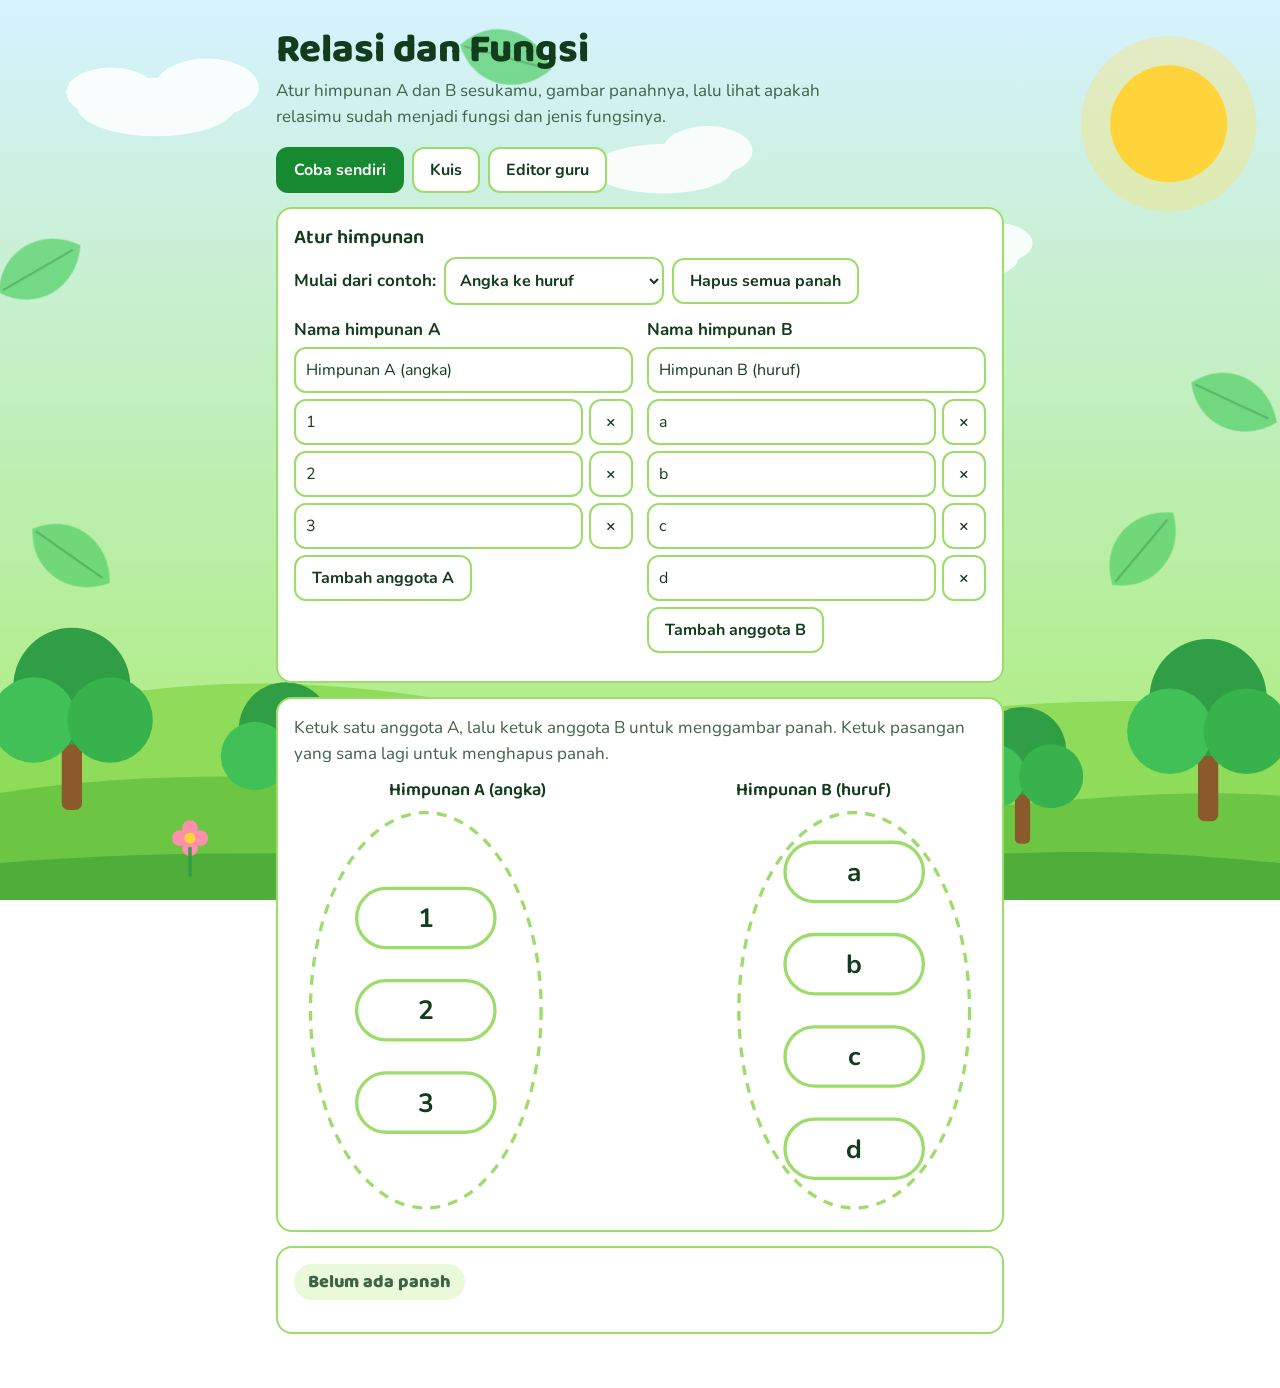
<file: index.html>
<!DOCTYPE html>
<html lang="id">
<head>
<meta charset="utf-8">
<meta name="viewport" content="width=device-width, initial-scale=1, viewport-fit=cover">
<title>Relasi dan Fungsi</title>
<link rel="stylesheet" href="https://fonts.googleapis.com/css2?family=Baloo+2:wght@600;800&family=Nunito:wght@400;700&display=swap">
<style>
:root{--bg1:#d6f2ff;--bg2:#a8ec6c;--card:#fff;--ink:#123d1c;--mute:#3f6347;--line:#9ddc6a;--blue:#178a31;--onblue:#fff;--good:#1b7a3a;--goodbg:#dcf7c8;--bad:#b33025;--badbg:#fbe6e3;--node:#fff;--soft:#e9f9d9}
@media (prefers-color-scheme:dark){:root{--bg1:#0c1f2e;--bg2:#10361a;--card:#173126;--ink:#e6f2e8;--mute:#a8c4b0;--line:#2b6b3a;--blue:#7ed99b;--onblue:#0c2a17;--good:#6fd18f;--goodbg:#1b3d29;--bad:#ff8a7d;--badbg:#3a1d1a;--node:#1f3d30;--soft:#1d3b2a;color-scheme:dark}.deco{opacity:.55}}
*{box-sizing:border-box}
body{margin:0;background:linear-gradient(var(--bg1),var(--bg2)) fixed;color:var(--ink);font:17px/1.55 Nunito,system-ui,sans-serif}
.deco{position:fixed;inset:0;z-index:0;pointer-events:none}
.deco svg{width:100%;height:100%;display:block}
main{position:relative;z-index:1;max-width:760px;margin:0 auto;padding:20px 16px 40px}
h1{font:800 clamp(28px,6vw,40px)/1.1 "Baloo 2",system-ui,sans-serif;margin:8px 0 6px}
h2{font:600 20px/1.2 "Baloo 2",system-ui,sans-serif;margin:0 0 8px}
.lead{color:var(--mute);margin:0 0 16px;max-width:60ch}
.tabs{display:flex;flex-wrap:wrap;gap:8px;margin:0 0 14px}
.tab,.btn{font:700 16px Nunito,system-ui,sans-serif;border:2px solid var(--line);background:var(--card);color:var(--ink);border-radius:12px;padding:10px 16px;cursor:pointer;min-height:44px}
.tab[aria-selected="true"]{background:var(--blue);border-color:var(--blue);color:var(--onblue)}
.tab.locked{opacity:.45;cursor:not-allowed}
.btn:hover{border-color:var(--blue)}
.btn.main{background:var(--blue);border-color:var(--blue);color:var(--onblue)}
.btn:disabled{opacity:.4;cursor:not-allowed}
.opt{display:block;width:100%;text-align:left;margin:8px 0}
.opt[aria-pressed="true"]{background:var(--blue);border-color:var(--blue);color:var(--onblue)}
.opt:disabled{opacity:.85;cursor:default}
:focus-visible{outline:3px solid var(--blue);outline-offset:2px}
.card{background:var(--card);border:2px solid var(--line);border-radius:16px;padding:16px;margin-bottom:14px}
.row{display:flex;flex-wrap:wrap;gap:8px;align-items:center}
select,input,textarea{font:700 16px Nunito,system-ui,sans-serif;padding:10px;border-radius:12px;border:2px solid var(--line);background:var(--card);color:var(--ink);min-height:44px}
input,textarea{width:100%;font-weight:400}
textarea{resize:vertical}
.sw{display:flex;align-items:center;gap:10px;font-weight:700;cursor:pointer;margin:10px 0}
.sw input{width:24px;height:24px;min-height:0;accent-color:var(--blue)}
.lab{display:grid;gap:4px;font-weight:700;margin:10px 0}
.grid2{display:grid;grid-template-columns:repeat(auto-fit,minmax(240px,1fr));gap:14px;margin:12px 0}
.grid2 label{display:grid;gap:4px;font-weight:700}
.mrow{display:flex;gap:6px;margin:6px 0}
.mrow input{flex:1;min-width:0}
.mrow .btn{padding:6px 14px;min-width:44px}
.scroll{max-height:560px;overflow:auto}
svg{width:100%;height:auto;display:block}
.hint{color:var(--mute);margin:6px 0 0;min-height:1.5em}
.qtext{font-size:19px;font-weight:700;margin:8px 0;white-space:pre-wrap}
.cap{display:flex;justify-content:space-around;font:600 18px "Baloo 2",system-ui,sans-serif;margin-bottom:2px;text-align:center}
.badge{display:inline-block;font:800 18px "Baloo 2",system-ui,sans-serif;padding:4px 14px;border-radius:999px;margin-bottom:6px}
.badge.ok{background:var(--goodbg);color:var(--good)}
.badge.no{background:var(--badbg);color:var(--bad)}
.badge.wait{background:var(--soft);color:var(--mute)}
.tag{font:800 15px "Baloo 2",system-ui,sans-serif;padding:2px 12px;border-radius:999px;height:fit-content;min-width:60px;text-align:center;white-space:nowrap}
.tag.ok{background:var(--goodbg);color:var(--good)}
.tag.no{background:var(--badbg);color:var(--bad)}
.tag.part{background:var(--soft);color:var(--mute)}
.jrow,.rv{display:flex;gap:10px;margin:10px 0}
.rv{padding-top:10px;border-top:1px solid var(--line)}
.rv p{margin:2px 0;overflow-wrap:anywhere;white-space:pre-wrap}
.big{font:800 64px/1 "Baloo 2",system-ui,sans-serif;color:var(--blue);margin:4px 0}
.big small{font-size:24px;color:var(--mute)}
dl{display:grid;grid-template-columns:auto 1fr;gap:4px 12px;margin:10px 0 0}
dt{font-weight:700}dd{margin:0;overflow-wrap:anywhere}
.node{cursor:pointer}
.node rect{fill:var(--node);stroke:var(--line);stroke-width:2}
.node.sel rect{stroke:var(--blue);stroke-width:4}
.node text{fill:var(--ink);font:700 16px Nunito,system-ui,sans-serif}
.set{fill:none;stroke:var(--line);stroke-width:2;stroke-dasharray:6 5}
.fb{border-radius:12px;padding:10px 14px;margin-top:10px;overflow-wrap:anywhere}
.fb.ok{background:var(--goodbg)}.fb.no{background:var(--badbg)}.fb.part{background:var(--soft)}
.lockmsg{margin:12px 0 0;padding:8px 12px;border-radius:12px;background:var(--soft);color:var(--mute);font-weight:700}
.lockmsg.flash{background:var(--badbg);color:var(--bad)}
[hidden]{display:none!important}
</style>
</head>
<body>

<!-- Gambar lingkungan di latar belakang -->
<div class="deco" aria-hidden="true">
<svg viewBox="0 0 1200 800" preserveAspectRatio="xMidYMax slice" xmlns="http://www.w3.org/2000/svg">
  <defs>
    <g id="leaf"><path d="M0 0C20-32 62-32 84 0C62 32 20 32 0 0Z"/><path d="M4 0H76" stroke="#2f9e44" stroke-width="2" fill="none"/></g>
    <g id="tree"><rect x="-9" y="-10" width="18" height="90" rx="6" fill="#8b5a2b"/><circle cx="0" cy="-30" r="52" fill="#2f9e44"/><circle cx="-34" cy="0" r="38" fill="#40c057"/><circle cx="34" cy="0" r="38" fill="#37b24d"/></g>
    <g id="flower"><g fill="#ff8fab"><circle cx="0" cy="-9" r="7"/><circle cx="9" cy="0" r="7"/><circle cx="0" cy="9" r="7"/><circle cx="-9" cy="0" r="7"/></g><circle r="5" fill="#ffd43b"/><rect x="-1.5" y="8" width="3" height="26" fill="#2f9e44"/></g>
  </defs>
  <circle cx="1070" cy="110" r="78" fill="#ffe066" opacity=".35"/>
  <circle cx="1070" cy="110" r="52" fill="#ffd43b"/>
  <g fill="#fff" opacity=".85">
    <ellipse cx="170" cy="95" rx="70" ry="26"/><ellipse cx="215" cy="78" rx="46" ry="26"/><ellipse cx="130" cy="82" rx="40" ry="22"/>
    <ellipse cx="620" cy="150" rx="62" ry="22"/><ellipse cx="660" cy="134" rx="40" ry="22"/>
    <ellipse cx="880" cy="230" rx="56" ry="20"/><ellipse cx="915" cy="216" rx="34" ry="18"/>
  </g>
  <path d="M0 650C180 590 340 600 520 640C700 680 860 600 1200 630V800H0Z" fill="#8fdc5a"/>
  <path d="M0 710C220 670 420 700 640 720C860 740 1020 690 1200 710V800H0Z" fill="#6cc644"/>
  <path d="M0 770C300 740 600 780 900 760C1040 752 1130 764 1200 770V800H0Z" fill="#4fae3a"/>
  <g transform="translate(95 640)"><use href="#tree"/></g>
  <g transform="translate(285 672) scale(.8)"><use href="#tree"/></g>
  <g transform="translate(1105 650)"><use href="#tree"/></g>
  <g transform="translate(940 690) scale(.75)"><use href="#tree"/></g>
  <circle cx="560" cy="720" r="34" fill="#4dabf7"/>
  <path d="M540 705C552 692 566 700 572 712C566 726 550 732 542 724C538 718 536 712 540 705Z" fill="#51cf66"/>
  <path d="M572 728C580 722 588 728 586 738C580 744 572 740 572 728Z" fill="#51cf66"/>
  <g fill="#51cf66" opacity=".7">
    <g transform="translate(30 260) rotate(-30)"><use href="#leaf"/></g>
    <g transform="translate(1090 340) rotate(25)"><use href="#leaf"/></g>
    <g transform="translate(1020 520) rotate(-50)"><use href="#leaf"/></g>
    <g transform="translate(60 470) rotate(35)"><use href="#leaf"/></g>
    <g transform="translate(440 40) rotate(15)"><use href="#leaf"/></g>
  </g>
  <g transform="translate(420 735)"><use href="#flower"/></g>
  <g transform="translate(720 748)"><use href="#flower"/></g>
  <g transform="translate(820 728)"><use href="#flower"/></g>
  <g transform="translate(200 745)"><use href="#flower"/></g>
</svg>
</div>

<main>
<h1>Relasi dan Fungsi</h1>
<p class="lead">Atur himpunan A dan B sesukamu, gambar panahnya, lalu lihat apakah relasimu sudah menjadi fungsi dan jenis fungsinya.</p>
<div class="tabs" role="tablist">
  <button class="tab" role="tab" id="t1" aria-selected="true">Coba sendiri</button>
  <button class="tab" role="tab" id="t2" aria-selected="false">Kuis</button>
  <button class="tab" role="tab" id="t3" aria-selected="false">Editor guru</button>
</div>

<!-- ===== Coba sendiri ===== -->
<section id="p1">
  <div class="card">
    <h2>Atur himpunan</h2>
    <div class="row">
      <label for="preset"><b>Mulai dari contoh:</b></label>
      <select id="preset"></select>
      <button class="btn" id="clear">Hapus semua panah</button>
    </div>
    <div class="grid2">
      <div>
        <label>Nama himpunan A<input id="labA" maxlength="30"></label>
        <div id="listA"></div>
        <button class="btn" id="addA">Tambah anggota A</button>
      </div>
      <div>
        <label>Nama himpunan B<input id="labB" maxlength="30"></label>
        <div id="listB"></div>
        <button class="btn" id="addB">Tambah anggota B</button>
      </div>
    </div>
  </div>
  <div class="card">
    <p class="hint" id="hint1" style="margin:0 0 8px"></p>
    <div class="cap"><span id="nameA">A</span><span id="nameB">B</span></div>
    <div class="scroll"><svg id="svg1" role="img" aria-label="Diagram panah dari himpunan A ke himpunan B"></svg></div>
  </div>
  <div class="card" aria-live="polite">
    <span class="badge wait" id="badge1">Belum ada panah</span>
    <div id="why1"></div>
    <dl id="info1"></dl>
  </div>
  <div class="card" id="jenisCard" aria-live="polite" hidden>
    <h2>Jenis fungsi</h2>
    <div id="jenis"></div>
  </div>
</section>

<!-- ===== Kuis ===== -->
<section id="p2" hidden>
  <div class="card" id="qIntro">
    <h2>Kuis</h2>
    <p id="qIntroTxt"></p>
    <button class="btn main" id="mulai">Mulai kuis</button>
  </div>

  <div class="card" id="qRun" hidden>
    <h2 id="qh"></h2>
    <p class="hint" id="qctx" style="margin-top:0"></p>
    <p class="qtext" id="qText"></p>
    <div class="scroll" id="qDgWrap" hidden><svg id="svg2" role="img" aria-label="Diagram panah soal kuis"></svg></div>
    <div id="qPg" role="group" aria-label="Pilihan jawaban" hidden></div>
    <textarea id="qEs" rows="5" placeholder="Tulis jawabanmu di sini" aria-label="Jawaban essay" hidden></textarea>
    <div class="row" id="qbtns" style="margin-top:10px" hidden>
      <button class="btn main" id="yes">Ini fungsi</button>
      <button class="btn main" id="no">Bukan fungsi</button>
    </div>
    <div class="row" style="margin-top:10px"><button class="btn main" id="kirim" hidden disabled>Kirim jawaban</button></div>
    <div class="fb part" id="selfBox" hidden>
      <div id="selfKey"></div>
      <p style="margin:8px 0 6px"><b>Seberapa sesuai jawabanmu dengan kunci ini?</b></p>
      <div class="row">
        <button class="btn" data-f="1">Sudah sesuai</button>
        <button class="btn" data-f="0.5">Sebagian sesuai</button>
        <button class="btn" data-f="0">Belum sesuai</button>
      </div>
    </div>
    <div class="fb" id="fb" hidden aria-live="polite"></div>
    <div class="row" style="margin-top:10px"><button class="btn" id="next" hidden>Soal berikutnya</button></div>
    <p class="lockmsg" id="lockmsg" role="status">Kuis sedang berjalan. Kamu tidak bisa pindah ke halaman lain sampai soal terakhir dijawab.</p>
  </div>

  <div class="card" id="qResult" hidden aria-live="polite">
    <h2>Hasil kuis</h2>
    <div class="big" id="nilai"></div>
    <p id="nilaiTxt" style="margin:0"></p>
    <p id="nilaiMsg" class="hint"></p>
    <div id="review"></div>
    <div class="row" style="margin-top:12px">
      <button class="btn main" id="ulang">Ulangi kuis</button>
      <button class="btn" id="keCoba">Ke Coba sendiri</button>
    </div>
  </div>
</section>

<!-- ===== Editor guru ===== -->
<section id="p3" hidden>
  <div class="card">
    <h2>Pengaturan kuis</h2>
    <label class="sw" style="margin:0"><input type="checkbox" id="kAktif"> Kuis aktif (siswa bisa mengerjakan)</label>
    <p class="hint" id="kAktifTxt"></p>
  </div>

  <div class="card">
    <h2>Soal kuis (hanya guru)</h2>
    <div class="row">
      <select id="kSel" aria-label="Pilih soal kuis"></select>
      <button class="btn" id="kHapus">Hapus soal ini</button>
    </div>
    <div class="row" style="margin-top:10px">
      <select id="kJenisBaru" aria-label="Jenis soal baru">
        <option value="pg">Pilihan ganda</option>
        <option value="essay">Essay</option>
        <option value="diagram">Diagram panah (fungsi atau bukan)</option>
      </select>
      <button class="btn" id="kTambah">Tambah soal baru</button>
    </div>
  </div>

  <div class="card">
    <h2>Isi soal</h2>
    <div class="grid2">
      <label>Jenis soal
        <select id="kTipe">
          <option value="pg">Pilihan ganda</option>
          <option value="essay">Essay</option>
          <option value="diagram">Diagram panah (fungsi atau bukan)</option>
        </select>
      </label>
      <label>Poin soal<input id="kPt" type="number" min="0" max="100"></label>
    </div>
    <label class="lab">Pertanyaan<textarea id="kQ" rows="3"></textarea></label>
    <label class="sw"><input type="checkbox" id="kDg"> Sertakan diagram panah</label>

    <div id="kDgBox">
      <div class="grid2">
        <label>Anggota A (satu per baris)<textarea id="kA" rows="4"></textarea></label>
        <label>Anggota B (satu per baris)<textarea id="kB" rows="4"></textarea></label>
      </div>
      <button class="btn main" id="kTerap">Terapkan himpunan</button>
      <p class="hint">Lalu gambar panahnya: ketuk satu anggota A, kemudian satu anggota B. Ketuk pasangan yang sama lagi untuk menghapus.</p>
      <div class="scroll"><svg id="svg3" role="img" aria-label="Editor panah soal kuis"></svg></div>
      <p><b id="dgKunci"></b></p>
    </div>

    <div id="kPgBox">
      <label class="lab">Pilihan jawaban (satu opsi per baris, 2 sampai 6 opsi)<textarea id="kO" rows="5"></textarea></label>
      <label class="lab">Kunci jawaban<select id="kK"></select></label>
    </div>

    <div id="kEsBox">
      <label class="lab">Kunci atau pedoman jawaban<textarea id="kKunci" rows="3"></textarea></label>
      <label class="lab">Kata kunci penilaian (pisahkan dengan koma, boleh dikosongkan)<input id="kKw" placeholder="contoh: setiap, tepat satu, pasangan"></label>
      <p class="hint">Jika kata kunci diisi, nilai dihitung otomatis dari banyaknya kata kunci yang muncul di jawaban siswa. Jika dikosongkan tetapi kunci diisi, siswa menilai jawabannya sendiri dengan membandingkannya dengan kunci. Jika keduanya kosong, soal tidak ikut dinilai.</p>
    </div>
  </div>

  <div class="card">
    <h2>Simpan dan bagikan</h2>
    <p class="hint" style="margin-top:0">Perubahan tersimpan otomatis di browser ini saja. Agar siswa melihat soal dan pengaturan kuis yang baru, salin kode data lalu tempel ke file HTML.</p>
    <div class="row">
      <button class="btn main" id="salin">Salin kode data</button>
      <button class="btn" id="reset">Kembalikan kuis bawaan</button>
      <button class="btn" id="kunciEd">Kunci editor</button>
    </div>
    <textarea id="kode" rows="4" aria-label="Kode data" style="margin-top:10px"></textarea>
    <div class="grid2">
      <label>PIN baru<input id="pinBaru" type="password" autocomplete="off"></label>
      <span style="align-self:end"><button class="btn" id="gantiPin">Ganti PIN</button></span>
    </div>
  </div>
</section>
</main>

<script>
/* ===== PENGATURAN GURU =====
   GURU_AKTIF = true  -> tab Editor guru muncul (untuk guru).
   GURU_AKTIF = false -> tab Editor guru dihapus (untuk salinan siswa). */
const GURU_AKTIF=true;

/* ===== DATA KUIS (diganti dengan tombol "Salin kode data") =====
   kuisAktif: true = kuis bisa dikerjakan, false = tab Kuis disembunyikan.
   t  : jenis soal ('pg' pilihan ganda, 'essay', 'diagram' fungsi atau bukan)
   q  : teks pertanyaan, pt: poin
   dg : true = tampilkan diagram (A, B, dan panah p). Panah "i-j": anggota A ke-i menunjuk anggota B ke-j (mulai dari 0).
   o  : opsi pilihan ganda, k: nomor kunci (mulai dari 0)
   kunci: kunci essay, kw: kata kunci essay */
const DATA={
 pin:"1234",
 kuisAktif:true,
 kuis:[
  {t:'diagram',q:'Apakah relasi ini fungsi?',pt:10,A:['1','2','3'],B:['a','b','c','d'],p:['0-0','1-1','2-2']},
  {t:'diagram',q:'Apakah relasi ini fungsi?',pt:10,A:['1','2','3'],B:['a','b','c','d'],p:['0-0','0-1','1-2','2-3']},
  {t:'diagram',q:'Apakah relasi ini fungsi?',pt:10,A:['1','2','3'],B:['a','b','c','d'],p:['0-0','1-1']},
  {t:'pg',q:'Relasi dari himpunan A ke himpunan B disebut fungsi jika ...',pt:10,o:['setiap anggota A punya tepat satu pasangan di B','setiap anggota B punya tepat satu pasangan di A','ada anggota A yang tidak punya pasangan','satu anggota A boleh punya dua pasangan di B'],k:0},
  {t:'pg',q:'Perhatikan diagram. Berapa banyak anggota B yang tidak punya pasangan di A?',pt:10,dg:true,A:['1','2','3'],B:['a','b','c','d'],p:['0-0','1-1','2-2'],o:['0','1','2','3'],k:1},
  {t:'essay',q:'Jelaskan dengan kata-katamu sendiri: apa syarat sebuah relasi disebut fungsi?',pt:20,kunci:'Setiap anggota himpunan A harus punya tepat satu pasangan di himpunan B.',kw:['setiap','tepat satu','pasangan']}
 ]
};

/* Contoh awal untuk "Coba sendiri" (siswa bebas mengubahnya) */
const PRESETS=[
  {n:'Angka ke huruf',a:'Himpunan A (angka)',b:'Himpunan B (huruf)',A:['1','2','3'],B:['a','b','c','d']},
  {n:'Siswa ke ekskul',a:'Himpunan A (siswa)',b:'Himpunan B (ekskul)',A:['Ani','Budi','Cici','Dedi'],B:['Pramuka','Basket','Musik']},
  {n:'Bilangan ke kuadratnya',a:'Himpunan A (bilangan)',b:'Himpunan B (hasil)',A:['1','2','3'],B:['1','2','4','9','16']},
  {n:'Jumlah anggota sama',a:'Himpunan A',b:'Himpunan B',A:['1','2','3'],B:['a','b','c']}
];

const $=s=>document.querySelector(s), NS='http://www.w3.org/2000/svg', KEY='relasi-fungsi-kuis-v3';
const COL=['#e4572e','#2e86ab','#59a14f','#b07aa1','#d49a00','#17a398'];
const JENIS={pg:'Pilihan ganda',essay:'Essay',diagram:'Diagram panah'};

/* Melengkapi data soal supaya selalu lengkap */
function fixQ(q){
  q.t=JENIS[q.t]?q.t:'diagram';
  q.q=q.q||'';
  q.pt=Number.isFinite(+q.pt)?+q.pt:10;
  q.A=q.A&&q.A.length?q.A:['1','2','3'];
  q.B=q.B&&q.B.length?q.B:['a','b','c'];
  q.p=q.p||[];
  q.o=q.o&&q.o.length>=2?q.o:['Opsi 1','Opsi 2'];
  q.k=Math.min(Math.max(+q.k||0,0),q.o.length-1);
  q.kunci=q.kunci||'';
  q.kw=q.kw||[];
  q.dg=q.t==='diagram'?true:!!q.dg;
  return q;
}
function newQ(t){
  return fixQ({t,q:t==='diagram'?'Apakah relasi ini fungsi?':'Tulis pertanyaanmu di sini',pt:10,o:['Opsi 1','Opsi 2','Opsi 3','Opsi 4']});
}

let D=JSON.parse(JSON.stringify(DATA));
if(GURU_AKTIF){try{const s=localStorage.getItem(KEY);if(s)D=JSON.parse(s)}catch(e){}}
D.kuis=(D.kuis||[]).map(fixQ);
let stale=false;
const kuisOn=()=>D.kuisAktif!==false;
const poin=q=>Math.max(0,Number(q.pt)||0);
const r1=n=>Math.round(n*10)/10;
const norm=s=>String(s).toLowerCase().replace(/\s+/g,' ').trim();

function el(t,a,p){const e=document.createElementNS(NS,t);for(const k in a||{})e.setAttribute(k,a[k]);if(p)p.appendChild(e);return e}
function fill(id,arr,idx){const s=$(id);s.innerHTML='';arr.forEach((t,i)=>{const o=document.createElement('option');o.value=i;o.textContent=t;s.appendChild(o)});s.value=idx}

/* ---------- Analisis relasi ---------- */
function analyze(A,B,pairs){
  const nm=(arr,i)=>(arr[i]||'').trim()||'?';
  const out=A.map(()=>0), inn=B.map(()=>0);
  pairs.forEach(k=>{const [i,j]=k.split('-').map(Number);out[i]++;inn[j]++});
  const idxA=A.map((_,i)=>i), idxB=B.map((_,j)=>j);
  const none=idxA.filter(i=>out[i]===0).map(i=>nm(A,i)), multi=idxA.filter(i=>out[i]>1).map(i=>nm(A,i));
  const isFunc=!none.length&&!multi.length;
  let why;
  if(isFunc){
    why='Setiap anggota A punya tepat satu pasangan di B.';
    if(inn.some(n=>n>1))why+=' Beberapa anggota A berpasangan dengan anggota B yang sama, dan itu boleh.';
  }else{
    const p=[];
    if(none.length)p.push(none.join(', ')+' belum punya pasangan.');
    if(multi.length)p.push(multi.join(', ')+' punya lebih dari satu pasangan.');
    why='Bukan fungsi. '+p.join(' ');
  }
  const noneB=idxB.filter(j=>inn[j]===0).map(j=>nm(B,j)), multiB=idxB.filter(j=>inn[j]>1).map(j=>nm(B,j));
  const inj=!multiB.length, sur=!noneB.length;
  return {isFunc,why,range:idxB.filter(j=>inn[j]>0).map(j=>nm(B,j)),inj,sur,bij:inj&&sur,multiB,noneB};
}
/* Hanya satu jenis yang ditampilkan: bijektif > injektif > surjektif */
function jenis(r){
  if(r.bij)return [['Bijektif (korespondensi satu-satu)','Fungsi ini injektif dan surjektif sekaligus: setiap anggota B dipasangkan dengan tepat satu anggota A.']];
  if(r.inj)return [['Injektif (satu-satu)','Tidak ada anggota B yang dipasangkan oleh lebih dari satu anggota A.']];
  if(r.sur)return [['Surjektif (pada)','Setiap anggota B punya pasangan di A, jadi range sama dengan kodomain.']];
  return [];
}
function ket(r){
  if(r.bij)return 'Fungsi ini bijektif (injektif dan surjektif).';
  if(r.inj)return 'Fungsi ini injektif.';
  if(r.sur)return 'Fungsi ini surjektif.';
  return 'Fungsi ini bukan injektif maupun surjektif.';
}

/* ---------- Gambar diagram panah ---------- */
function draw(svg,A,B,pairs,sel,onNode){
  svg.innerHTML='';
  const n=Math.max(A.length,B.length,1), h=n*56+24;
  svg.setAttribute('viewBox','0 0 420 '+h);
  const y=(i,m)=>h/2+(i-(m-1)/2)*56;
  el('ellipse',{cx:80,cy:h/2,rx:70,ry:h/2-4,class:'set'},svg);
  el('ellipse',{cx:340,cy:h/2,rx:70,ry:h/2-4,class:'set'},svg);
  pairs.forEach(k=>{
    const [i,j]=k.split('-').map(Number), c=COL[i%COL.length];
    const x1=124,y1=y(i,A.length),x2=294,y2=y(j,B.length);
    const a=Math.atan2(y2-y1,x2-x1), g=el('g',{},svg);
    el('line',{x1,y1,x2:x2-8*Math.cos(a),y2:y2-8*Math.sin(a),stroke:c,'stroke-width':3,'stroke-linecap':'round'},g);
    const s=11,w=0.45;
    el('polygon',{points:`${x2},${y2} ${x2-s*Math.cos(a-w)},${y2-s*Math.sin(a-w)} ${x2-s*Math.cos(a+w)},${y2-s*Math.sin(a+w)}`,fill:c},g);
  });
  const nodes=(arr,cx,side)=>arr.forEach((v,i)=>{
    const t=(v||'').trim()||'?';
    const g=el('g',{class:'node'+(sel&&sel.side===side&&sel.i===i?' sel':''),tabindex:onNode?0:-1,role:onNode?'button':'img','aria-label':'Anggota '+side+': '+t},svg);
    el('rect',{x:cx-42,y:y(i,arr.length)-18,width:84,height:36,rx:18},g);
    const tx=el('text',{x:cx,y:y(i,arr.length)+5.5,'text-anchor':'middle',style:'font-size:'+Math.min(16,Math.max(8,Math.floor(138/t.length)))+'px'},g);tx.textContent=t;
    if(onNode){g.addEventListener('click',()=>onNode(side,i));g.addEventListener('keydown',e=>{if(e.key==='Enter'||e.key===' '){e.preventDefault();onNode(side,i)}})}
  });
  nodes(A,80,'A');nodes(B,340,'B');
}

/* ---------- Coba sendiri (siswa bebas mengubah) ---------- */
let cur, pairs=new Set(), sel=null;
fill('#preset',PRESETS.map(p=>p.n),0);

function listMember(side){
  const arr=cur[side], box=$('#list'+side);
  box.innerHTML='';
  arr.forEach((v,i)=>{
    const r=document.createElement('div');r.className='mrow';
    const inp=document.createElement('input');
    inp.value=v;inp.maxLength=24;inp.setAttribute('aria-label',`Anggota ${side} ke-${i+1}`);
    inp.oninput=()=>{arr[i]=inp.value;render1()};
    const x=document.createElement('button');
    x.className='btn';x.textContent='×';x.setAttribute('aria-label',`Hapus anggota ${side} ke-${i+1}`);
    x.disabled=arr.length<2;
    x.onclick=()=>removeMember(side,i);
    r.append(inp,x);box.appendChild(r);
  });
}
function removeMember(side,i){
  cur[side].splice(i,1);
  const np=new Set();
  pairs.forEach(k=>{
    let [a,b]=k.split('-').map(Number);
    const idx=side==='A'?a:b;
    if(idx===i)return;
    if(idx>i){side==='A'?a--:b--}
    np.add(a+'-'+b);
  });
  pairs=np;sel=null;
  listMember(side);render1();
}
function addMember(side){
  cur[side].push(String(cur[side].length+1));
  listMember(side);render1();
  const ins=$('#list'+side).querySelectorAll('input');ins[ins.length-1].focus();ins[ins.length-1].select();
}
function loadPreset(idx){
  const p=PRESETS[idx];
  cur={a:p.a,b:p.b,A:p.A.slice(),B:p.B.slice()};
  pairs=new Set();sel=null;
  $('#labA').value=cur.a;$('#labB').value=cur.b;
  listMember('A');listMember('B');render1();
}
function render1(){
  $('#nameA').textContent=cur.a||'A';$('#nameB').textContent=cur.b||'B';
  draw($('#svg1'),cur.A,cur.B,[...pairs],sel,onNode);
  $('#hint1').textContent=sel?`Sekarang pilih anggota B untuk pasangan ${(cur.A[sel.i]||'').trim()||'?'}.`:'Ketuk satu anggota A, lalu ketuk anggota B untuk menggambar panah. Ketuk pasangan yang sama lagi untuk menghapus panah.';
  const b=$('#badge1'), info=$('#info1'), jc=$('#jenisCard'), jb=$('#jenis');
  info.innerHTML='';jb.innerHTML='';
  if(!pairs.size){b.className='badge wait';b.textContent='Belum ada panah';$('#why1').textContent='';jc.hidden=true;return}
  const r=analyze(cur.A,cur.B,[...pairs]);
  b.className='badge '+(r.isFunc?'ok':'no');b.textContent=r.isFunc?'Ini fungsi':'Bukan fungsi';
  $('#why1').textContent=r.why;
  const nm=(arr,i)=>(arr[i]||'').trim()||'?';
  const ps=[...pairs].map(k=>k.split('-').map(Number)).sort((x,y)=>x[0]-y[0]||x[1]-y[1]).map(([i,j])=>`(${nm(cur.A,i)}, ${nm(cur.B,j)})`).join(', ');
  const rows=[['Relasi',ps]];
  if(r.isFunc){
    rows.push(['Domain','{'+cur.A.map((_,i)=>nm(cur.A,i)).join(', ')+'}'],['Kodomain','{'+cur.B.map((_,j)=>nm(cur.B,j)).join(', ')+'}'],['Range','{'+r.range.join(', ')+'}']);
  }
  rows.forEach(([k,v])=>{const dt=document.createElement('dt'),dd=document.createElement('dd');dt.textContent=k;dd.textContent=v;info.append(dt,dd)});
  jc.hidden=false;
  if(!r.isFunc){
    const p=document.createElement('p');p.style.margin='0';
    p.textContent='Injektif, surjektif, dan bijektif hanya dinilai untuk fungsi. Perbaiki dulu panahnya sampai setiap anggota A punya tepat satu pasangan.';
    jb.appendChild(p);return;
  }
  const js=jenis(r);
  if(!js.length){
    const p=document.createElement('p');p.style.margin='0';
    p.textContent='Fungsi ini bukan injektif maupun surjektif.';
    jb.appendChild(p);return;
  }
  js.forEach(([nama,teks])=>{
    const row=document.createElement('div');row.className='jrow';
    const tag=document.createElement('span');tag.className='tag ok';tag.textContent='Ya';
    const box=document.createElement('div');
    const bd=document.createElement('b');bd.textContent=nama;
    box.append(bd,document.createElement('br'),document.createTextNode(teks));
    row.append(tag,box);jb.appendChild(row);
  });
}
function onNode(side,i){
  if(side==='A'){sel=(sel&&sel.i===i)?null:{side:'A',i}}
  else if(sel){const k=sel.i+'-'+i;pairs.has(k)?pairs.delete(k):pairs.add(k);sel=null}
  render1();
}
$('#preset').onchange=e=>loadPreset(+e.target.value);
$('#clear').onclick=()=>{pairs=new Set();sel=null;render1()};
$('#addA').onclick=()=>addMember('A');$('#addB').onclick=()=>addMember('B');
$('#labA').oninput=e=>{cur.a=e.target.value;render1()};
$('#labB').oninput=e=>{cur.b=e.target.value;render1()};

/* ---------- Navigasi tab + kunci saat kuis berjalan ---------- */
let locked=false;
function tab(n){[1,2,3].forEach(i=>{const p=$('#p'+i);if(p)p.hidden=i!==n;const t=$('#t'+i);if(t)t.setAttribute('aria-selected',i===n)})}
function setLock(v){
  locked=v;
  ['#t1','#t3'].forEach(s=>{const t=$(s);if(t){t.classList.toggle('locked',v);t.setAttribute('aria-disabled',v)}});
}
function flash(){
  const m=$('#lockmsg');m.classList.add('flash');
  setTimeout(()=>m.classList.remove('flash'),900);
}
function go(n){
  if(locked&&n!==2){flash();return false}
  if(n===2&&stale&&!locked){stale=false;showIntro()}
  tab(n);return true;
}
window.addEventListener('beforeunload',e=>{if(locked){e.preventDefault();e.returnValue=''}});
$('#t1').onclick=()=>go(1);
$('#t2').onclick=()=>go(2);

/* ---------- Kuis ---------- */
let qi=0,earned=0,done=false,results=[],pick=null,essayText='';
function applyKuis(){
  $('#t2').hidden=!kuisOn();
  if(!kuisOn()&&!$('#p2').hidden)tab(1);
}
function showOnly(id){['#qIntro','#qRun','#qResult'].forEach(s=>$(s).hidden=s!==id)}
function showIntro(){
  setLock(false);showOnly('#qIntro');
  const N=D.kuis.length;
  const jn=[...new Set(D.kuis.map(q=>JENIS[q.t].toLowerCase()))].join(', ');
  $('#qIntroTxt').textContent=N?`Kuis ini terdiri dari ${N} soal (${jn}). Nilaimu langsung muncul setelah soal terakhir. Selama kuis berjalan, kamu tidak bisa pindah ke Coba sendiri.`:'Belum ada soal kuis.';
  $('#mulai').hidden=!N;
}
function startQuiz(){
  qi=0;earned=0;results=[];setLock(true);showOnly('#qRun');showQ();
}
function showQ(){
  const q=D.kuis[qi];done=false;pick=null;essayText='';
  ['#fb','#next','#selfBox'].forEach(s=>$(s).hidden=true);
  $('#qh').textContent=`Soal ${qi+1} dari ${D.kuis.length}`;
  $('#qctx').textContent=JENIS[q.t]+' · '+poin(q)+' poin';
  $('#qText').textContent=q.q;
  const dg=q.t==='diagram'||q.dg;
  $('#qDgWrap').hidden=!dg;
  if(dg)draw($('#svg2'),q.A,q.B,q.p,null,null);
  const pg=$('#qPg');pg.hidden=q.t!=='pg';pg.innerHTML='';
  if(q.t==='pg')q.o.forEach((t,i)=>{
    const b=document.createElement('button');
    b.className='btn opt';b.textContent=t;b.setAttribute('aria-pressed','false');
    b.onclick=()=>{
      if(done)return;pick=i;
      [...pg.children].forEach((c,j)=>c.setAttribute('aria-pressed',j===i?'true':'false'));
      $('#kirim').disabled=false;
    };
    pg.appendChild(b);
  });
  const es=$('#qEs');es.hidden=q.t!=='essay';es.value='';es.disabled=false;
  $('#qbtns').hidden=q.t!=='diagram';
  const k=$('#kirim');k.hidden=q.t==='diagram';k.disabled=true;
}
function finishQ(x){
  done=true;
  const q=D.kuis[qi], pt=poin(q), graded=x.graded!==false;
  const res={t:q.t,q:q.q,pt,got:x.got,graded,ans:x.ans,key:x.key||'',info:x.info||''};
  results.push(res);
  if(graded)earned+=res.got;
  const full=res.got>=pt, none=res.got<=0;
  let head,cls;
  if(!graded){head='Jawabanmu tersimpan, tetapi soal ini tidak dinilai otomatis. ';cls='part'}
  else if(full){head='Benar! ';cls='ok'}
  else if(none){head='Belum tepat. ';cls='no'}
  else{head='Sebagian benar. ';cls='part'}
  let t=head;
  if(q.t==='pg'&&graded&&!full)t+=`Kunci: ${res.key}. `;
  t+=res.info;
  if(q.t==='essay'&&res.key)t+=` Kunci atau pedoman: ${res.key}`;
  const fb=$('#fb');fb.hidden=false;fb.className='fb '+cls;fb.textContent=t.trim();
  [...$('#qPg').children].forEach(b=>b.disabled=true);
  $('#qEs').disabled=true;
  ['#qbtns','#kirim','#selfBox'].forEach(s=>$(s).hidden=true);
  const nx=$('#next');nx.hidden=false;
  nx.textContent=qi===D.kuis.length-1?'Lihat nilai':'Soal berikutnya';nx.focus();
}
function answerDiagram(say){
  if(done)return;
  const q=D.kuis[qi],r=analyze(q.A,q.B,q.p),ok=say===r.isFunc;
  finishQ({got:ok?poin(q):0,ans:say?'fungsi':'bukan fungsi',key:r.isFunc?'fungsi':'bukan fungsi',info:r.why+(r.isFunc?' '+ket(r):'')});
}
function kirim(){
  if(done)return;
  const q=D.kuis[qi], pt=poin(q);
  if(q.t==='pg'){
    if(pick===null)return;
    finishQ({got:pick===q.k?pt:0,ans:q.o[pick],key:q.o[q.k]});
  }else if(q.t==='essay'){
    const text=$('#qEs').value.trim();
    if(!text)return;
    if(q.kw.length){
      const nt=norm(text), found=q.kw.filter(w=>nt.includes(norm(w))), miss=q.kw.filter(w=>!found.includes(w));
      finishQ({got:r1(pt*found.length/q.kw.length),ans:text,key:q.kunci,info:`Kata kunci yang ditemukan: ${found.length} dari ${q.kw.length}.`+(miss.length?` Belum muncul: ${miss.join(', ')}.`:'')});
    }else if(q.kunci.trim()){
      essayText=text;$('#qEs').disabled=true;$('#kirim').hidden=true;
      $('#selfKey').textContent='Kunci atau pedoman jawaban: '+q.kunci;
      $('#selfBox').hidden=false;
    }else{
      finishQ({got:0,graded:false,ans:text,key:''});
    }
  }
}
$('#qEs').oninput=()=>{$('#kirim').disabled=!$('#qEs').value.trim()};
$('#kirim').onclick=kirim;
document.querySelectorAll('#selfBox [data-f]').forEach(b=>b.onclick=()=>{
  if(done)return;
  const q=D.kuis[qi],f=+b.dataset.f;
  finishQ({got:r1(poin(q)*f),ans:essayText,key:q.kunci,info:'Penilaian dari dirimu sendiri: '+b.textContent.toLowerCase()+'.'});
});
$('#yes').onclick=()=>answerDiagram(true);
$('#no').onclick=()=>answerDiagram(false);
$('#next').onclick=()=>{if(qi<D.kuis.length-1){qi++;showQ()}else finish()};

function finish(){
  setLock(false);showOnly('#qResult');
  const total=results.filter(r=>r.graded).reduce((s,r)=>s+r.pt,0);
  const nilai=total?Math.round(earned/total*100):0;
  const ung=results.filter(r=>!r.graded).length;
  $('#nilai').textContent='';
  const sm=document.createElement('small');sm.textContent=' / 100';
  $('#nilai').append(String(nilai),sm);
  $('#nilaiTxt').textContent=total?`Kamu mendapat ${r1(earned)} dari ${total} poin.`+(ung?` ${ung} soal tidak dinilai otomatis.`:''):'Belum ada soal yang bisa dinilai otomatis.';
  $('#nilaiMsg').textContent=!total?'':nilai>=80?'Hebat! Pemahamanmu tentang fungsi sudah kuat.':nilai>=60?'Bagus! Sedikit lagi, coba pelajari soal yang masih salah.':'Ayo berlatih lagi di Coba sendiri, lalu ulangi kuisnya.';
  const rv=$('#review');rv.innerHTML='';
  results.forEach((x,i)=>{
    const row=document.createElement('div');row.className='rv';
    const tag=document.createElement('span');
    if(!x.graded){tag.className='tag part';tag.textContent='Tidak dinilai'}
    else if(x.got>=x.pt){tag.className='tag ok';tag.textContent='Benar'}
    else if(x.got<=0){tag.className='tag no';tag.textContent='Salah'}
    else{tag.className='tag part';tag.textContent='Sebagian'}
    const box=document.createElement('div');
    const add=(txt,bold)=>{const p=document.createElement('p');if(bold){const b=document.createElement('b');b.textContent=txt;p.appendChild(b)}else p.textContent=txt;box.appendChild(p)};
    add(`Soal ${i+1} (${JENIS[x.t]}, ${r1(x.got)} dari ${x.pt} poin)`,true);
    add(x.q);
    add('Jawabanmu: '+x.ans);
    if(x.key)add((x.t==='essay'?'Kunci atau pedoman: ':'Kunci: ')+x.key);
    if(x.info)add(x.info);
    row.append(tag,box);rv.appendChild(row);
  });
  $('#qResult').scrollIntoView();
}
$('#mulai').onclick=startQuiz;
$('#ulang').onclick=showIntro;
$('#keCoba').onclick=()=>go(1);

/* ---------- Editor guru (kuis) ---------- */
if(GURU_AKTIF){
  let ek=0,ksel=null,buka=false;
  const lines=t=>t.split(/[\n,]/).map(s=>s.trim()).filter(Boolean);
  const optLines=t=>t.split('\n').map(s=>s.trim()).filter(Boolean).slice(0,6);
  const persist=()=>{try{localStorage.setItem(KEY,JSON.stringify(D))}catch(e){}stale=true};
  const optLabel=(k,i)=>`${i+1}. [${JENIS[k.t]}] ${(k.q||'').slice(0,30)}`;
  const cq=()=>D.kuis[ek];

  function isiAktif(){
    $('#kAktif').checked=kuisOn();
    $('#kAktifTxt').textContent=kuisOn()?'Tab Kuis tampil dan siswa bisa mengerjakannya.':'Tab Kuis disembunyikan dari siswa. Nyalakan lagi saat kuis siap dikerjakan.';
  }
  function tampilBox(){
    const k=cq();
    $('#kDgBox').hidden=!k.dg;
    $('#kPgBox').hidden=k.t!=='pg';
    $('#kEsBox').hidden=k.t!=='essay';
  }
  function isiKunciPg(){const k=cq();fill('#kK',k.o.map((o,i)=>`${i+1}. ${o}`),k.k)}
  function gambarK(){
    const k=cq();
    if(!k.dg){$('#svg3').innerHTML='';$('#dgKunci').textContent='';return}
    draw($('#svg3'),k.A,k.B,k.p,ksel,(side,i)=>{
      if(side==='A'){ksel=(ksel&&ksel.i===i)?null:{side:'A',i}}
      else if(ksel){const key=ksel.i+'-'+i,x=k.p.indexOf(key);x>=0?k.p.splice(x,1):k.p.push(key);ksel=null;persist()}
      gambarK();
    });
    if(k.t==='diagram'){
      const r=analyze(k.A,k.B,k.p);
      $('#dgKunci').textContent=k.p.length?(r.isFunc?'Kunci jawaban: fungsi. '+ket(r):'Kunci jawaban: bukan fungsi. '+r.why.replace('Bukan fungsi. ','')):'Belum ada panah, jadi kunci jawabannya: bukan fungsi.';
    }else{
      $('#dgKunci').textContent='Diagram ini hanya gambar pendukung soal.';
    }
  }
  function isiKuis(){
    if(ek>=D.kuis.length)ek=0;
    fill('#kSel',D.kuis.map(optLabel),ek);
    const k=cq();
    $('#kTipe').value=k.t;$('#kPt').value=k.pt;$('#kQ').value=k.q;
    $('#kDg').checked=k.dg;$('#kDg').disabled=k.t==='diagram';
    $('#kA').value=k.A.join('\n');$('#kB').value=k.B.join('\n');
    $('#kO').value=k.o.join('\n');isiKunciPg();
    $('#kKunci').value=k.kunci;$('#kKw').value=k.kw.join(', ');
    tampilBox();gambarK();
  }

  $('#t3').onclick=()=>{
    if(locked){flash();return}
    if(!buka){
      const p=prompt('Masukkan PIN guru:');
      if(p===null)return;
      if(p!==D.pin){alert('PIN salah.');return}
      buka=true;isiAktif();isiKuis();
    }
    tab(3);
  };

  $('#kAktif').onchange=e=>{D.kuisAktif=e.target.checked;persist();isiAktif();applyKuis()};
  $('#kSel').onchange=e=>{ek=+e.target.value;ksel=null;isiKuis()};
  $('#kTambah').onclick=()=>{D.kuis.push(newQ($('#kJenisBaru').value));ek=D.kuis.length-1;ksel=null;persist();isiKuis()};
  $('#kHapus').onclick=()=>{
    if(D.kuis.length<2){alert('Minimal harus ada satu soal kuis.');return}
    if(!confirm('Hapus soal ini?'))return;
    D.kuis.splice(ek,1);ek=0;ksel=null;persist();isiKuis();
  };

  $('#kTipe').onchange=e=>{const k=cq();k.t=e.target.value;fixQ(k);ksel=null;persist();isiKuis()};
  $('#kPt').oninput=e=>{cq().pt=Math.max(0,Math.min(100,+e.target.value||0));persist()};
  $('#kQ').oninput=e=>{const k=cq();k.q=e.target.value;persist();$('#kSel').options[ek].textContent=optLabel(k,ek)};
  $('#kDg').onchange=e=>{cq().dg=e.target.checked;ksel=null;persist();tampilBox();gambarK()};

  $('#kTerap').onclick=()=>{
    const k=cq(),A=lines($('#kA').value),B=lines($('#kB').value);
    if(!A.length||!B.length){alert('Himpunan A dan B tidak boleh kosong.');return}
    k.A=A;k.B=B;
    k.p=k.p.filter(x=>{const [i,j]=x.split('-').map(Number);return i<A.length&&j<B.length});
    ksel=null;persist();isiKuis();
  };

  $('#kO').oninput=e=>{
    const o=optLines(e.target.value),k=cq();
    if(o.length<2)return;
    k.o=o;if(k.k>=o.length)k.k=0;
    isiKunciPg();persist();
  };
  $('#kK').onchange=e=>{cq().k=+e.target.value;persist()};
  $('#kKunci').oninput=e=>{cq().kunci=e.target.value;persist()};
  $('#kKw').oninput=e=>{cq().kw=e.target.value.split(',').map(s=>s.trim()).filter(Boolean);persist()};

  $('#salin').onclick=()=>{
    const t='const DATA='+JSON.stringify(D,null,1)+';';
    const box=$('#kode');box.value=t;box.select();
    try{navigator.clipboard.writeText(t)}catch(e){try{document.execCommand('copy')}catch(e2){}}
  };
  $('#reset').onclick=()=>{
    if(!confirm('Kembalikan semua soal kuis ke bawaan? Perubahanmu akan hilang.'))return;
    try{localStorage.removeItem(KEY)}catch(e){}
    D=JSON.parse(JSON.stringify(DATA));D.kuis=D.kuis.map(fixQ);ek=0;ksel=null;
    isiAktif();isiKuis();applyKuis();showIntro();stale=false;
  };
  $('#gantiPin').onclick=()=>{
    const v=$('#pinBaru').value.trim();
    if(v.length<4){alert('PIN minimal 4 karakter.');return}
    D.pin=v;persist();$('#pinBaru').value='';alert('PIN sudah diganti.');
  };
  $('#kunciEd').onclick=()=>{buka=false;tab(1)};
}else{
  $('#t3').remove();$('#p3').remove();
}

loadPreset(0);applyKuis();showIntro();
</script>
</body>
</html>
</file>
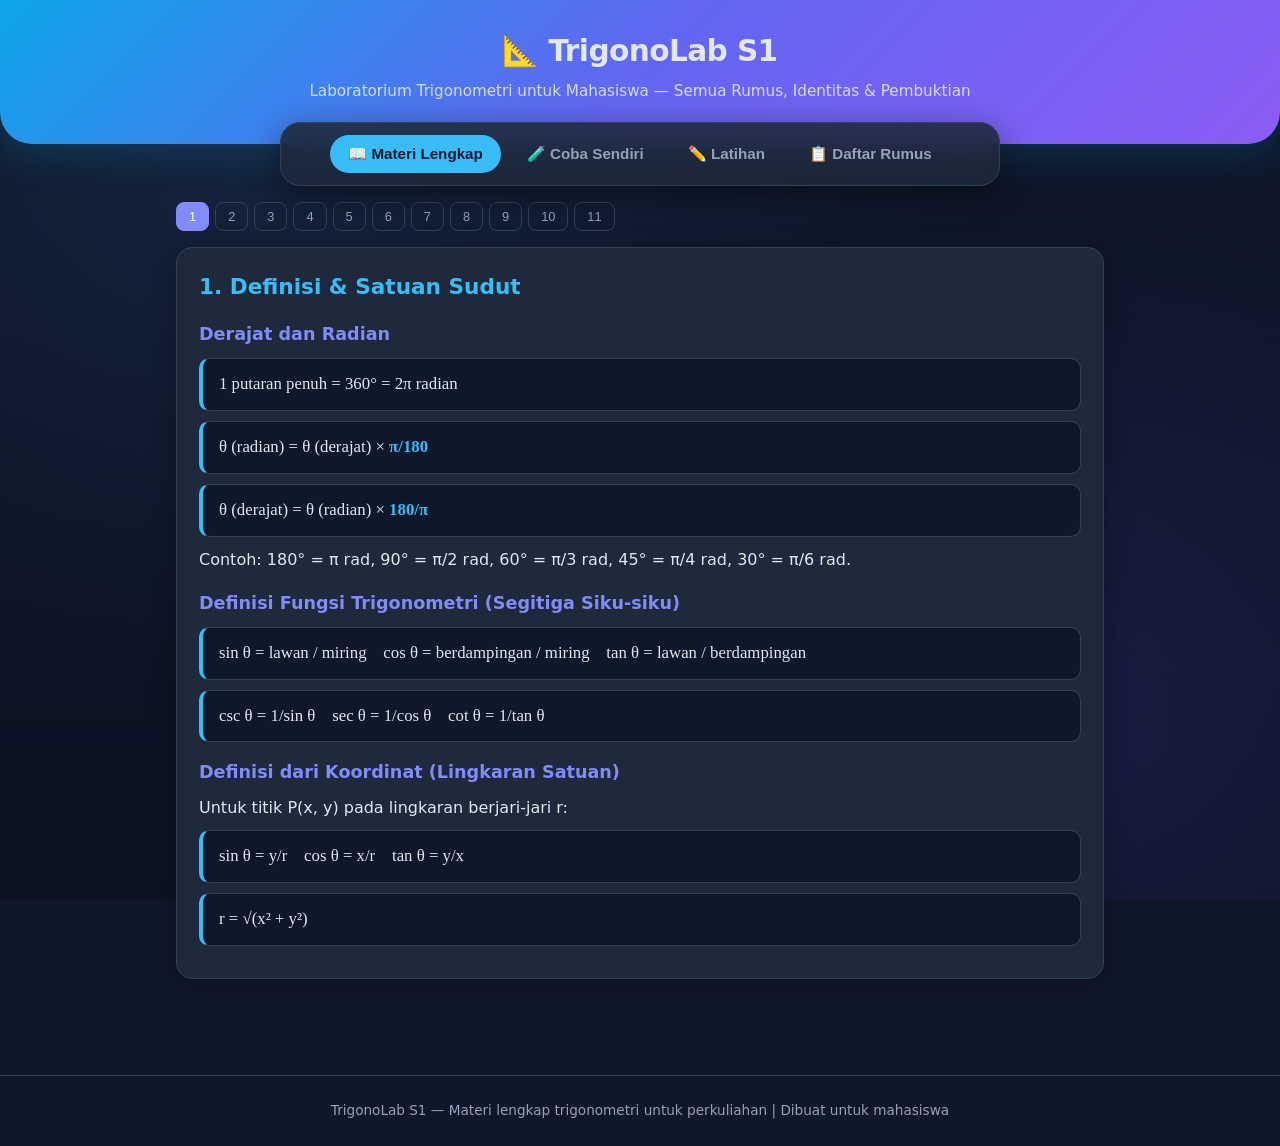
<file: trigono-lab-s1/trigono-lab-s1 (2).html>
<!DOCTYPE html>
<html lang="id">
<head>
<meta charset="UTF-8">
<meta name="viewport" content="width=device-width, initial-scale=1">
<title>TrigonoLab S1 — Laboratorium Trigonometri</title>
<style>
:root {
  --bg: #0f172a;
  --bg2: #1e293b;
  --card: #1e293b;
  --border: #334155;
  --text: #e2e8f0;
  --muted: #94a3b8;
  --accent: #38bdf8;
  --accent2: #818cf8;
  --green: #34d399;
  --orange: #fb923c;
  --red: #f87171;
  --yellow: #fbbf24;
}
* { box-sizing: border-box; margin: 0; padding: 0; }
body {
  font-family: "Segoe UI", system-ui, -apple-system, sans-serif;
  background: var(--bg);
  color: var(--text);
  line-height: 1.6;
  min-height: 100vh;
}
body::before {
  content: "";
  position: fixed;
  inset: 0;
  background:
    radial-gradient(ellipse at 20% 20%, #1e3a5f55 0%, transparent 50%),
    radial-gradient(ellipse at 80% 80%, #312e8155 0%, transparent 50%),
    linear-gradient(180deg, #0f172a 0%, #0c1222 100%);
  z-index: -1;
  pointer-events: none;
}
header {
  background: linear-gradient(135deg, #0ea5e9 0%, #6366f1 50%, #8b5cf6 100%);
  padding: 28px 20px 40px;
  text-align: center;
  border-radius: 0 0 32px 32px;
  box-shadow: 0 10px 40px #0ea5e933;
}
header h1 { font-size: 1.85rem; font-weight: 800; letter-spacing: -0.02em; }
header p { opacity: 0.9; margin-top: 4px; font-size: 0.95rem; }
nav {
  display: flex;
  gap: 8px;
  justify-content: center;
  flex-wrap: wrap;
  padding: 12px;
  margin: -22px auto 16px;
  max-width: 720px;
  background: #1e293bdd;
  backdrop-filter: blur(12px);
  border-radius: 20px;
  border: 1px solid var(--border);
  position: sticky;
  top: 8px;
  z-index: 10;
  box-shadow: 0 8px 32px #0006;
}
nav button {
  border: 0;
  padding: 10px 18px;
  border-radius: 999px;
  background: transparent;
  color: var(--muted);
  font-weight: 600;
  font-size: 0.95rem;
  cursor: pointer;
  transition: 0.15s;
}
nav button:hover { color: var(--text); background: #33415566; }
nav button.aktif { background: var(--accent); color: #0f172a; }
main { max-width: 960px; margin: 0 auto; padding: 0 16px 48px; }
section { display: none; }
section.tampil { display: block; }
.card {
  background: var(--card);
  border: 1px solid var(--border);
  border-radius: 16px;
  padding: 22px;
  margin-bottom: 16px;
  box-shadow: 0 4px 24px #0004;
}
.card h2 { color: var(--accent); font-size: 1.35rem; margin-bottom: 12px; }
.card h3 { color: var(--accent2); font-size: 1.1rem; margin: 16px 0 8px; }
.card h4 { color: var(--yellow); font-size: 1rem; margin: 12px 0 6px; }
.rumus {
  background: #0f172a;
  border: 1px solid #334155;
  border-left: 4px solid var(--accent);
  border-radius: 10px;
  padding: 12px 16px;
  margin: 10px 0;
  font-family: "Cambria Math", "Times New Roman", serif;
  font-size: 1.05rem;
  overflow-x: auto;
}
.rumus b { color: var(--accent); }
.langkah {
  background: #0f172a99;
  border: 1px dashed #475569;
  border-radius: 12px;
  padding: 14px 16px;
  margin: 12px 0;
}
.langkah ol, .langkah ul { padding-left: 22px; margin: 6px 0; }
.langkah li { margin: 6px 0; }
.tab-mini {
  display: flex;
  gap: 6px;
  flex-wrap: wrap;
  margin-bottom: 14px;
}
.tab-mini button {
  border: 1px solid var(--border);
  background: transparent;
  color: var(--muted);
  padding: 8px 14px;
  border-radius: 10px;
  font-weight: 600;
  cursor: pointer;
  font-size: 0.9rem;
}
.tab-mini button.aktif { background: var(--accent2); color: #fff; border-color: var(--accent2); }
.sub { display: none; }
.sub.tampil { display: block; }
.baris { display: flex; gap: 10px; flex-wrap: wrap; align-items: flex-end; margin: 10px 0; }
.baris > div { flex: 1; min-width: 120px; }
label { display: block; font-size: 0.85rem; color: var(--muted); margin-bottom: 4px; font-weight: 600; }
input, select, textarea {
  width: 100%;
  padding: 10px 12px;
  border: 1px solid var(--border);
  border-radius: 10px;
  background: #0f172a;
  color: var(--text);
  font: inherit;
}
input:focus, select:focus, textarea:focus { outline: none; border-color: var(--accent); }
.btn {
  border: 0;
  padding: 10px 20px;
  border-radius: 10px;
  font-weight: 700;
  cursor: pointer;
  background: var(--accent);
  color: #0f172a;
  transition: 0.15s;
  font-size: 0.95rem;
}
.btn:hover { filter: brightness(1.1); transform: translateY(-1px); }
.btn.hijau { background: var(--green); }
.btn.oranye { background: var(--orange); color: #0f172a; }
.btn.abu { background: #475569; color: #e2e8f0; }
.btn.kecil { padding: 6px 12px; font-size: 0.85rem; }
.hasil-grid {
  display: grid;
  grid-template-columns: repeat(auto-fit, minmax(150px, 1fr));
  gap: 10px;
  margin: 14px 0;
}
.hasil-grid .item {
  background: #0f172a;
  border: 1px solid var(--border);
  border-radius: 12px;
  padding: 14px;
  text-align: center;
}
.hasil-grid .item b {
  display: block;
  font-size: 1.35rem;
  color: var(--accent);
  margin-top: 4px;
  font-family: "Cambria Math", serif;
}
.pesan {
  padding: 10px 14px;
  border-radius: 10px;
  margin-top: 10px;
  font-weight: 600;
  font-size: 0.95rem;
}
.pesan.ok { background: #064e3b55; color: var(--green); border: 1px solid #065f46; }
.pesan.no { background: #7f1d1d55; color: var(--red); border: 1px solid #991b1b; }
.pesan.info { background: #1e3a5f55; color: var(--accent); border: 1px solid #1e40af; }
table { width: 100%; border-collapse: collapse; margin: 10px 0; font-size: 0.9rem; }
th, td { padding: 8px 10px; border-bottom: 1px solid var(--border); text-align: left; }
th { color: var(--accent); font-weight: 700; }
.chip {
  display: inline-block;
  padding: 3px 10px;
  border-radius: 6px;
  background: #334155;
  font-size: 0.85rem;
  margin: 2px;
}
.materi-nav {
  display: flex;
  flex-wrap: wrap;
  gap: 6px;
  margin-bottom: 16px;
}
.materi-nav button {
  border: 1px solid var(--border);
  background: transparent;
  color: var(--muted);
  padding: 6px 12px;
  border-radius: 8px;
  font-size: 0.8rem;
  cursor: pointer;
}
.materi-nav button.aktif { background: var(--accent2); color: #fff; border-color: var(--accent2); }
.math { font-family: "Cambria Math", "Times New Roman", serif; }
.highlight { color: var(--yellow); }
.green { color: var(--green); }
footer {
  text-align: center;
  padding: 24px;
  color: var(--muted);
  font-size: 0.85rem;
  border-top: 1px solid var(--border);
  margin-top: 32px;
}
@media (max-width: 600px) {
  header h1 { font-size: 1.4rem; }
  .baris > div { min-width: 100%; }
}
</style>
</head>
<body>

<header>
  <h1>📐 TrigonoLab S1</h1>
  <p>Laboratorium Trigonometri untuk Mahasiswa — Semua Rumus, Identitas &amp; Pembuktian</p>
</header>

<nav id="nav">
  <button data-tab="materi" class="aktif">📖 Materi Lengkap</button>
  <button data-tab="coba">🧪 Coba Sendiri</button>
  <button data-tab="latihan">✏️ Latihan</button>
  <button data-tab="rumus">📋 Daftar Rumus</button>
</nav>

<main>

<!-- ==================== MATERI ==================== -->
<section id="materi" class="tampil">
  <div class="materi-nav" id="materiNav"></div>
  <div id="materiIsi"></div>
</section>

<!-- ==================== COBA SENDIRI ==================== -->
<section id="coba">
  <div class="tab-mini" id="tabCoba">
    <button data-sub="konversi" class="aktif">🔄 Derajat ↔ Radian</button>
    <button data-sub="nilai">🎯 Nilai Eksak</button>
    <button data-sub="jumlah">➕ Penjumlahan Sudut</button>
    <button data-sub="ganda">2️⃣ Sudut Ganda</button>
    <button data-sub="setengah">½ Sudut Setengah</button>
    <button data-sub="polar">📍 Polar ↔ Kartesius</button>
    <button data-sub="identitas">✨ Cek Identitas</button>
  </div>

  <!-- Konversi -->
  <div class="sub tampil" id="konversi">
    <div class="card">
      <h2>🔄 Konversi Derajat ↔ Radian</h2>
      <p>Rumus: <span class="math">θ(rad) = θ(°) × π/180</span> &nbsp;|&nbsp; <span class="math">θ(°) = θ(rad) × 180/π</span></p>
      <div class="baris">
        <div>
          <label>Nilai sudut</label>
          <input type="number" id="konvVal" value="60" step="any">
        </div>
        <div>
          <label>Dari</label>
          <select id="konvDari">
            <option value="deg">Derajat (°)</option>
            <option value="rad">Radian (rad)</option>
          </select>
        </div>
        <div style="flex:0"><button class="btn" id="btnKonv">Konversi</button></div>
      </div>
      <div id="hasilKonv"></div>
    </div>
  </div>

  <!-- Nilai Eksak -->
  <div class="sub" id="nilai">
    <div class="card">
      <h2>🎯 Nilai Eksak Fungsi Trigonometri</h2>
      <p>Masukkan sudut (derajat). Sistem akan mencoba memberikan nilai eksak jika memungkinkan.</p>
      <div class="baris">
        <div>
          <label>Sudut (°)</label>
          <input type="number" id="nilaiSudut" value="30" step="any">
        </div>
        <div style="flex:0"><button class="btn" id="btnNilai">Hitung</button></div>
      </div>
      <div id="hasilNilai"></div>
      <div class="langkah" style="margin-top:16px">
        <h4>Nilai-nilai khusus yang sering dipakai</h4>
        <table>
          <tr><th>θ</th><th>sin θ</th><th>cos θ</th><th>tan θ</th></tr>
          <tr><td>0°</td><td>0</td><td>1</td><td>0</td></tr>
          <tr><td>30°</td><td>1/2</td><td>√3/2</td><td>1/√3</td></tr>
          <tr><td>45°</td><td>√2/2</td><td>√2/2</td><td>1</td></tr>
          <tr><td>60°</td><td>√3/2</td><td>1/2</td><td>√3</td></tr>
          <tr><td>90°</td><td>1</td><td>0</td><td>∞</td></tr>
          <tr><td>120°</td><td>√3/2</td><td>−1/2</td><td>−√3</td></tr>
          <tr><td>135°</td><td>√2/2</td><td>−√2/2</td><td>−1</td></tr>
          <tr><td>150°</td><td>1/2</td><td>−√3/2</td><td>−1/√3</td></tr>
          <tr><td>180°</td><td>0</td><td>−1</td><td>0</td></tr>
        </table>
      </div>
    </div>
  </div>

  <!-- Penjumlahan / Operasi Sudut Bebas -->
  <div class="sub" id="jumlah">
    <div class="card">
      <h2>➕ Operasi Sudut Bebas (A ± B, ×, ÷)</h2>
      <p>Pilih fungsi, operasi, dan sudut A &amp; B secara bebas. Cocok untuk soal seperti sin(A±B), tan(A−B), dll.</p>
      <div class="baris">
        <div>
          <label>Fungsi</label>
          <select id="jaFungsi">
            <option value="sin">sin</option>
            <option value="cos">cos</option>
            <option value="tan">tan</option>
            <option value="csc">csc</option>
            <option value="sec">sec</option>
            <option value="cot">cot</option>
          </select>
        </div>
        <div>
          <label>Operasi</label>
          <select id="jaOp">
            <option value="+">A + B</option>
            <option value="-">A − B</option>
            <option value="2A">2A (ganda)</option>
            <option value="3A">3A (tiga kali)</option>
          </select>
        </div>
        <div><label>Sudut A (°)</label><input type="number" id="jaA" value="45" step="any"></div>
        <div><label>Sudut B (°)</label><input type="number" id="jaB" value="30" step="any"></div>
        <div style="flex:0"><button class="btn" id="btnJumlah">Hitung</button></div>
      </div>
      <div id="hasilJumlah"></div>
    </div>
  </div>

  <!-- Sudut Ganda -->
  <div class="sub" id="ganda">
    <div class="card">
      <h2>2️⃣ Rumus Sudut Ganda (Double Angle)</h2>
      <p>Dua mode: (1) dari nilai sin/cos/tan θ, atau (2) langsung dari sudut θ.</p>
      <div class="baris">
        <div>
          <label>Mode</label>
          <select id="gandaMode">
            <option value="nilai">Dari nilai sin/cos/tan</option>
            <option value="sudut">Dari sudut θ (°)</option>
          </select>
        </div>
        <div id="gandaBoxNilai">
          <label>Diketahui</label>
          <select id="gandaTipe">
            <option value="sin">sin θ</option>
            <option value="cos">cos θ</option>
            <option value="tan">tan θ</option>
          </select>
        </div>
        <div id="gandaBoxVal"><label>Nilai</label><input type="text" id="gandaVal" value="3/5" placeholder="contoh: 3/5"></div>
        <div id="gandaBoxSudut" style="display:none"><label>Sudut θ (°)</label><input type="number" id="gandaSudut" value="30" step="any"></div>
        <div>
          <label>Kuadran θ</label>
          <select id="gandaKua">
            <option value="1">I</option>
            <option value="2">II</option>
            <option value="3">III</option>
            <option value="4">IV</option>
          </select>
        </div>
        <div style="flex:0"><button class="btn" id="btnGanda">Hitung 2θ</button></div>
      </div>
      <div id="hasilGanda"></div>
    </div>
  </div>

  <!-- Sudut Setengah — dari sudut yang diketahui, 6 fungsi -->
  <div class="sub" id="setengah">
    <div class="card">
      <h2>½ Rumus Sudut Setengah (Half Angle) — 6 Fungsi</h2>
      <p>Masukkan <b>sudut θ yang diketahui</b> (bukan nilainya). Sistem menghitung keenam fungsi trig dari θ/2 beserta langkahnya.</p>
      <div class="baris">
        <div><label>Sudut θ (°)</label><input type="number" id="setSudut" value="60" step="any"></div>
        <div>
          <label>Kuadran θ/2 (untuk tanda ±)</label>
          <select id="setKua">
            <option value="1">I (sin+, cos+)</option>
            <option value="2">II (sin+, cos−)</option>
            <option value="3">III (sin−, cos−)</option>
            <option value="4">IV (sin−, cos+)</option>
          </select>
        </div>
        <div style="flex:0"><button class="btn" id="btnSetengah">Hitung θ/2</button></div>
      </div>
      <div id="hasilSetengah"></div>
    </div>
  </div>

  <!-- Polar -->
  <div class="sub" id="polar">
    <div class="card">
      <h2>📍 Koordinat Polar ↔ Kartesius</h2>
      <div class="tab-mini" id="tabPolar">
        <button data-p="kePolar" class="aktif">Kartesius → Polar</button>
        <button data-p="keKart">Polar → Kartesius</button>
      </div>
      <div id="polarKePolar">
        <div class="baris">
          <div><label>x</label><input type="number" id="px" value="3" step="any"></div>
          <div><label>y</label><input type="number" id="py" value="4" step="any"></div>
          <div style="flex:0"><button class="btn" id="btnKePolar">Hitung</button></div>
        </div>
      </div>
      <div id="polarKeKart" style="display:none">
        <div class="baris">
          <div><label>r</label><input type="number" id="pr" value="5" step="any"></div>
          <div><label>θ (°)</label><input type="number" id="pt" value="53.13" step="any"></div>
          <div style="flex:0"><button class="btn" id="btnKeKart">Hitung</button></div>
        </div>
      </div>
      <div id="hasilPolar"></div>
    </div>
  </div>

  <!-- Pembuktian Identitas — bebas diubah -->
  <div class="sub" id="identitas">
    <div class="card">
      <h2>✨ Pembuktian Identitas (Bebas Diubah)</h2>
      <p>Ketik / ubah sendiri ruas kiri dan ruas kanan. Kamu bisa pakai template dari soal PDF, lalu sunting sesukamu — mirip soal pembuktian di kuliah.</p>

      <div class="baris" style="margin-bottom:8px">
        <div style="flex:2">
          <label>Template (opsional — klik untuk mengisi, lalu ubah sendiri)</label>
          <select id="idTemplate">
            <option value="">— ketik manual / kosong —</option>
            <option value="1">(1−2cos²A)/(sin A cos A) = tan A − cot A</option>
            <option value="2">(cos α − sin α)(cos α + sin α) = cos 2α</option>
            <option value="3">2 sin²x = sin 2x · tan x</option>
            <option value="4">cos 2x = cos⁴x − sin⁴x</option>
            <option value="5">sin 4x = 4 sin x cos x − 8 sin³x cos x</option>
            <option value="6">1 − ½ sin 2x = (sin³x + cos³x)/(sin x + cos x)</option>
            <option value="7">cot θ · sin 2θ = 1 + cos 2θ</option>
            <option value="8">cos 3θ = 4 cos³θ − 3 cos θ</option>
            <option value="9">sin 2A + sin 2B + sin 2C = 4 sin A sin B sin C</option>
            <option value="10">sin²θ + cos²θ = 1</option>
            <option value="11">1 + tan²θ = sec²θ</option>
            <option value="12">2 sin²x = sin 2x tan x</option>
          </select>
        </div>
        <div style="flex:0;align-self:flex-end"><button class="btn abu" id="btnLoadTpl">Muat Template</button></div>
      </div>

      <div class="baris">
        <div>
          <label>Ruas kiri (LHS)</label>
          <input type="text" id="idLHS" value="(1 - 2 cos^2 A) / (sin A cos A)" placeholder="contoh: (cos a - sin a)(cos a + sin a)">
        </div>
        <div style="flex:0;font-size:1.4rem;font-weight:800;padding-bottom:8px;color:var(--accent)">=</div>
        <div>
          <label>Ruas kanan (RHS)</label>
          <input type="text" id="idRHS" value="tan A - cot A" placeholder="contoh: cos 2a">
        </div>
      </div>

      <div class="baris">
        <div style="flex:0"><button class="btn" id="btnId">Tampilkan Cara Pembuktian</button></div>
        <div style="flex:0"><button class="btn oranye" id="btnIdNum">Uji Numerik (cek dengan angka)</button></div>
      </div>

      <div id="hasilId"></div>

      <hr style="border:none;border-top:1px solid var(--border);margin:20px 0">
      <h3 style="color:var(--accent2)">Uji dengan sudut yang kamu pilih sendiri</h3>
      <p style="font-size:0.9rem;color:var(--muted)">Isi nilai sudut (derajat). Sistem mencoba mengevaluasi ruas kiri &amp; kanan secara numerik.</p>
      <div class="baris">
        <div><label>α / x / θ / A (°)</label><input type="number" id="idNumX" value="30" step="any"></div>
        <div><label>β / B (°)</label><input type="number" id="idNumY" value="45" step="any"></div>
        <div><label>γ / C (°)</label><input type="number" id="idNumZ" value="105" step="any"></div>
      </div>
      <div id="hasilIdNum"></div>

      <div class="langkah" style="margin-top:18px">
        <h4>Strategi umum membuktikan identitas (seperti di soal PDF)</h4>
        <ol>
          <li>Ubah semua ke <b>sin</b> dan <b>cos</b> (hindari sec, csc, tan dulu jika membingungkan).</li>
          <li>Kerjakan <b>satu sisi</b> (biasanya yang lebih rumit) sampai sama dengan sisi lain.</li>
          <li>Gunakan identitas Pythagoras: sin² + cos² = 1, 1 + tan² = sec², dll.</li>
          <li>Faktorkan, kalikan sekawan, atau pecah pecahan.</li>
          <li>Jika ada sudut 2θ / 3θ / θ/2 → pakai rumus sudut ganda / setengah / tiga kali.</li>
          <li>Untuk A+B+C=π → ganti C = π−(A+B) lalu sederhanakan.</li>
          <li>Setelah aljabar selesai, uji numerik dengan beberapa nilai sudut untuk memastikan.</li>
        </ol>
      </div>
    </div>
  </div>
</section>

<!-- ==================== LATIHAN ==================== -->
<section id="latihan">
  <div class="card">
    <h2>✏️ Latihan Bebas</h2>
    <p>Latihan soal dari materi trigonometri S1. Jawab, lalu cek pembahasan.</p>
    <div class="baris">
      <div>
        <label>Topik</label>
        <select id="latTopik">
          <option value="konversi">Konversi Sudut</option>
          <option value="eksak">Nilai Eksak</option>
          <option value="ganda">Sudut Ganda</option>
          <option value="setengah">Sudut Setengah</option>
          <option value="identitas">Identitas</option>
        </select>
      </div>
      <div style="flex:0"><button class="btn oranye" id="latBaru">Soal Baru</button></div>
    </div>
    <div id="latSoal" class="rumus" style="margin-top:14px">Tekan "Soal Baru" untuk mulai.</div>
    <div class="baris">
      <div><input type="text" id="latJawab" placeholder="Jawabanmu"></div>
      <div style="flex:0"><button class="btn hijau" id="latCek">Cek</button></div>
      <div style="flex:0"><button class="btn abu" id="latHint">💡 Petunjuk</button></div>
    </div>
    <div id="latUmpan"></div>
  </div>
</section>

<!-- ==================== DAFTAR RUMUS ==================== -->
<section id="rumus">
  <div class="card">
    <h2>📋 Daftar Lengkap Semua Rumus Trigonometri</h2>
    <div id="daftarRumus"></div>
  </div>
</section>

</main>

<footer>
  TrigonoLab S1 — Materi lengkap trigonometri untuk perkuliahan | Dibuat untuk mahasiswa
</footer>

<script>
/* ===================== UTIL ===================== */
const $ = s => document.querySelector(s);
const $$ = s => [...document.querySelectorAll(s)];
const esc = s => String(s).replace(/[&<>"']/g, c => ({'&':'&amp;','<':'&lt;','>':'&gt;','"':'&quot;',"'":'&#39;'}[c]));

function parseFrac(str) {
  str = String(str).trim().replace(',', '.');
  if (str.includes('/')) {
    const [a, b] = str.split('/').map(Number);
    if (!isNaN(a) && !isNaN(b) && b !== 0) return a / b;
  }
  const n = parseFloat(str);
  return isNaN(n) ? null : n;
}
function fmt(n, dig = 6) {
  if (n === null || n === undefined || isNaN(n)) return '—';
  if (Math.abs(n) < 1e-12) return '0';
  if (Math.abs(n - Math.round(n)) < 1e-10) return String(Math.round(n));
  // coba deteksi pecahan sederhana
  const dens = [2,3,4,5,6,7,8,9,10,12,13,15,16,17,20];
  for (const d of dens) {
    const num = Math.round(n * d);
    if (Math.abs(n - num / d) < 1e-10) {
      const g = gcd(Math.abs(num), d);
      const nn = num / g, dd = d / g;
      if (dd === 1) return String(nn);
      return (nn < 0 ? '−' : '') + Math.abs(nn) + '/' + dd;
    }
  }
  // deteksi bentuk √
  const sqrtMap = {
    [Math.SQRT2/2]: '√2/2', [Math.sqrt(3)/2]: '√3/2', [1/Math.SQRT2]: '√2/2',
    [Math.sqrt(3)]: '√3', [1/Math.sqrt(3)]: '1/√3', [Math.SQRT2]: '√2',
    [-Math.SQRT2/2]: '−√2/2', [-Math.sqrt(3)/2]: '−√3/2', [-1/Math.SQRT2]: '−√2/2',
    [-Math.sqrt(3)]: '−√3', [-1/Math.sqrt(3)]: '−1/√3'
  };
  for (const [k, v] of Object.entries(sqrtMap)) {
    if (Math.abs(n - Number(k)) < 1e-10) return v;
  }
  return n.toFixed(dig).replace(/\.?0+$/, '');
}
function gcd(a, b) { a = Math.abs(a); b = Math.abs(b); return b ? gcd(b, a % b) : a; }
function toRad(d) { return d * Math.PI / 180; }
function toDeg(r) { return r * 180 / Math.PI; }

/* ===================== MATERI DATA ===================== */
const materiList = [
{
  id: 'dasar',
  judul: '1. Definisi & Satuan Sudut',
  isi: `
    <h3>Derajat dan Radian</h3>
    <div class="rumus">1 putaran penuh = 360° = 2π radian</div>
    <div class="rumus">θ (radian) = θ (derajat) × <b>π/180</b></div>
    <div class="rumus">θ (derajat) = θ (radian) × <b>180/π</b></div>
    <p>Contoh: 180° = π rad, 90° = π/2 rad, 60° = π/3 rad, 45° = π/4 rad, 30° = π/6 rad.</p>
    <h3>Definisi Fungsi Trigonometri (Segitiga Siku-siku)</h3>
    <div class="rumus">sin θ = lawan / miring &nbsp;&nbsp; cos θ = berdampingan / miring &nbsp;&nbsp; tan θ = lawan / berdampingan</div>
    <div class="rumus">csc θ = 1/sin θ &nbsp;&nbsp; sec θ = 1/cos θ &nbsp;&nbsp; cot θ = 1/tan θ</div>
    <h3>Definisi dari Koordinat (Lingkaran Satuan)</h3>
    <p>Untuk titik P(x, y) pada lingkaran berjari-jari r:</p>
    <div class="rumus">sin θ = y/r &nbsp;&nbsp; cos θ = x/r &nbsp;&nbsp; tan θ = y/x</div>
    <div class="rumus">r = √(x² + y²)</div>
  `
},
{
  id: 'identitas-dasar',
  judul: '2. Identitas Dasar (Fundamental Identities)',
  isi: `
    <h3>Identitas Pythagoras</h3>
    <div class="rumus">sin²θ + cos²θ = 1</div>
    <div class="rumus">1 + tan²θ = sec²θ</div>
    <div class="rumus">1 + cot²θ = csc²θ</div>
    <h3>Identitas Timbal Balik (Reciprocal)</h3>
    <div class="rumus">csc θ = 1/sin θ &nbsp;&nbsp; sec θ = 1/cos θ &nbsp;&nbsp; cot θ = 1/tan θ</div>
    <div class="rumus">sin θ = 1/csc θ &nbsp;&nbsp; cos θ = 1/sec θ &nbsp;&nbsp; tan θ = 1/cot θ</div>
    <h3>Identitas Hasil Bagi (Quotient)</h3>
    <div class="rumus">tan θ = sin θ / cos θ</div>
    <div class="rumus">cot θ = cos θ / sin θ</div>
    <h3>Identitas Genap-Ganjil (Even-Odd)</h3>
    <div class="rumus">sin(−θ) = −sin θ &nbsp;&nbsp; (ganjil)</div>
    <div class="rumus">cos(−θ) = cos θ &nbsp;&nbsp; (genap)</div>
    <div class="rumus">tan(−θ) = −tan θ &nbsp;&nbsp; (ganjil)</div>
  `
},
{
  id: 'relasi',
  judul: '3. Sudut Berelasi & Kuadran',
  isi: `
    <h3>Tanda Fungsi per Kuadran (ASTC / "All Students Take Calculus")</h3>
    <table>
      <tr><th>Kuadran</th><th>sin</th><th>cos</th><th>tan</th></tr>
      <tr><td>I (0°–90°)</td><td>+</td><td>+</td><td>+</td></tr>
      <tr><td>II (90°–180°)</td><td>+</td><td>−</td><td>−</td></tr>
      <tr><td>III (180°–270°)</td><td>−</td><td>−</td><td>+</td></tr>
      <tr><td>IV (270°–360°)</td><td>−</td><td>+</td><td>−</td></tr>
    </table>
    <h3>Sudut Berelasi</h3>
    <div class="rumus">sin(90° − θ) = cos θ &nbsp;&nbsp; cos(90° − θ) = sin θ</div>
    <div class="rumus">sin(180° − θ) = sin θ &nbsp;&nbsp; cos(180° − θ) = −cos θ</div>
    <div class="rumus">sin(180° + θ) = −sin θ &nbsp;&nbsp; cos(180° + θ) = −cos θ</div>
    <div class="rumus">sin(360° − θ) = −sin θ &nbsp;&nbsp; cos(360° − θ) = cos θ</div>
    <div class="rumus">sin(90° + θ) = cos θ &nbsp;&nbsp; cos(90° + θ) = −sin θ</div>
  `
},
{
  id: 'jumlah',
  judul: '4. Rumus Penjumlahan & Pengurangan Sudut',
  isi: `
    <h3>Sinus</h3>
    <div class="rumus">sin(A + B) = sin A cos B + cos A sin B</div>
    <div class="rumus">sin(A − B) = sin A cos B − cos A sin B</div>
    <h3>Cosinus</h3>
    <div class="rumus">cos(A + B) = cos A cos B − sin A sin B</div>
    <div class="rumus">cos(A − B) = cos A cos B + sin A sin B</div>
    <h3>Tangen</h3>
    <div class="rumus">tan(A + B) = (tan A + tan B) / (1 − tan A tan B)</div>
    <div class="rumus">tan(A − B) = (tan A − tan B) / (1 + tan A tan B)</div>
    <h3>Contoh penting</h3>
    <div class="rumus">sin(75°) = sin(45°+30°) = (√6 + √2)/4</div>
    <div class="rumus">cos(75°) = cos(45°+30°) = (√6 − √2)/4</div>
    <div class="rumus">sin(15°) = sin(45°−30°) = (√6 − √2)/4</div>
  `
},
{
  id: 'ganda',
  judul: '5. Rumus Sudut Ganda (Double-Angle)',
  isi: `
    <h3>Sinus sudut ganda</h3>
    <div class="rumus">sin 2θ = 2 sin θ cos θ</div>
    <h3>Cosinus sudut ganda (3 bentuk)</h3>
    <div class="rumus">cos 2θ = cos²θ − sin²θ</div>
    <div class="rumus">cos 2θ = 2 cos²θ − 1</div>
    <div class="rumus">cos 2θ = 1 − 2 sin²θ</div>
    <h3>Tangen sudut ganda</h3>
    <div class="rumus">tan 2θ = 2 tan θ / (1 − tan²θ)</div>
    <h3>Bentuk pangkat (power-reduction)</h3>
    <div class="rumus">sin²θ = (1 − cos 2θ)/2</div>
    <div class="rumus">cos²θ = (1 + cos 2θ)/2</div>
  `
},
{
  id: 'setengah',
  judul: '6. Rumus Sudut Setengah (Half-Angle)',
  isi: `
    <h3>Rumus dasar</h3>
    <div class="rumus">sin(θ/2) = ± √[(1 − cos θ)/2]</div>
    <div class="rumus">cos(θ/2) = ± √[(1 + cos θ)/2]</div>
    <div class="rumus">tan(θ/2) = ± √[(1 − cos θ)/(1 + cos θ)]</div>
    <p>Tanda ± ditentukan oleh kuadran tempat θ/2 berada.</p>
    <h3>Bentuk alternatif tan(θ/2) (sering lebih praktis)</h3>
    <div class="rumus">tan(θ/2) = sin θ / (1 + cos θ)</div>
    <div class="rumus">tan(θ/2) = (1 − cos θ) / sin θ</div>
    <h3>Contoh: sin 22,5°</h3>
    <div class="rumus">sin 22,5° = √[(1 − cos 45°)/2] = √[(2 − √2)/4] = √(2 − √2)/2</div>
  `
},
{
  id: 'tiga',
  judul: '7. Sudut Tiga Kali, Empat Kali, & Multiple Angle',
  isi: `
    <h3>Sudut tiga kali (Triple Angle)</h3>
    <div class="rumus">sin 3θ = 3 sin θ − 4 sin³θ</div>
    <div class="rumus">cos 3θ = 4 cos³θ − 3 cos θ</div>
    <div class="rumus">tan 3θ = (3 tan θ − tan³θ) / (1 − 3 tan²θ)</div>
    <h3>Sudut empat kali</h3>
    <div class="rumus">sin 4θ = 2 sin 2θ cos 2θ = 4 sin θ cos θ − 8 sin³θ cos θ</div>
    <div class="rumus">cos 4θ = 2 cos²2θ − 1 = 8 cos⁴θ − 8 cos²θ + 1</div>
    <div class="rumus">cos 4θ = 1 − 8 sin²θ cos²θ (bentuk lain)</div>
    <h3>Umum (De Moivre / rekursi)</h3>
    <p>sin(nθ) dan cos(nθ) dapat diturunkan dari (cos θ + i sin θ)ⁿ = cos nθ + i sin nθ.</p>
  `
},
{
  id: 'produk',
  judul: '8. Produk ↔ Jumlah (Product-to-Sum & Sum-to-Product)',
  isi: `
    <h3>Product-to-Sum</h3>
    <div class="rumus">sin A cos B = ½ [sin(A+B) + sin(A−B)]</div>
    <div class="rumus">cos A sin B = ½ [sin(A+B) − sin(A−B)]</div>
    <div class="rumus">cos A cos B = ½ [cos(A+B) + cos(A−B)]</div>
    <div class="rumus">sin A sin B = ½ [cos(A−B) − cos(A+B)]</div>
    <h3>Sum-to-Product</h3>
    <div class="rumus">sin A + sin B = 2 sin[(A+B)/2] cos[(A−B)/2]</div>
    <div class="rumus">sin A − sin B = 2 cos[(A+B)/2] sin[(A−B)/2]</div>
    <div class="rumus">cos A + cos B = 2 cos[(A+B)/2] cos[(A−B)/2]</div>
    <div class="rumus">cos A − cos B = −2 sin[(A+B)/2] sin[(A−B)/2]</div>
  `
},
{
  id: 'polar',
  judul: '9. Koordinat Polar',
  isi: `
    <h3>Hubungan Polar ↔ Kartesius</h3>
    <div class="rumus">x = r cos θ &nbsp;&nbsp; y = r sin θ</div>
    <div class="rumus">r = √(x² + y²)</div>
    <div class="rumus">θ = tan⁻¹(y/x) &nbsp;&nbsp; (perhatikan kuadran!)</div>
    <h3>Catatan kuadran untuk θ</h3>
    <ul>
      <li>Kuadran I: θ = tan⁻¹(y/x)</li>
      <li>Kuadran II: θ = 180° + tan⁻¹(y/x) (x&lt;0, y&gt;0)</li>
      <li>Kuadran III: θ = −180° + tan⁻¹(y/x) atau 180° + tan⁻¹(y/x)</li>
      <li>Kuadran IV: θ = tan⁻¹(y/x) (x&gt;0, y&lt;0) → negatif</li>
    </ul>
  `
},
{
  id: 'segitiga',
  judul: '10. Hukum Sinus & Cosinus (Segitiga Sembarang)',
  isi: `
    <h3>Hukum Sinus</h3>
    <div class="rumus">a / sin A = b / sin B = c / sin C = 2R</div>
    <p>R = jari-jari lingkaran luar segitiga.</p>
    <h3>Hukum Cosinus</h3>
    <div class="rumus">c² = a² + b² − 2ab cos C</div>
    <div class="rumus">cos C = (a² + b² − c²) / (2ab)</div>
    <h3>Luas segitiga</h3>
    <div class="rumus">L = ½ ab sin C</div>
    <div class="rumus">L = √[s(s−a)(s−b)(s−c)] &nbsp;&nbsp; (Heron, s = semiperimeter)</div>
  `
},
{
  id: 'lanjutan',
  judul: '11. Identitas Lanjutan & Teknik Pembuktian',
  isi: `
    <h3>Teknik umum membuktikan identitas</h3>
    <ol>
      <li>Ubah semua ke sin dan cos.</li>
      <li>Faktorkan atau kalikan sekawan.</li>
      <li>Gunakan identitas Pythagoras.</li>
      <li>Gunakan rumus sudut ganda / setengah jika muncul sudut 2θ atau θ/2.</li>
      <li>Kerjakan sisi yang lebih rumit terlebih dahulu.</li>
    </ol>
    <h3>Beberapa identitas penting untuk dibuktikan</h3>
    <div class="rumus">(cos α − sin α)(cos α + sin α) = cos 2α</div>
    <div class="rumus">sin 2A + sin 2B + sin 2C = 4 sin A sin B sin C &nbsp;&nbsp; (jika A+B+C = π)</div>
    <div class="rumus">tan A + tan B + tan C = tan A tan B tan C &nbsp;&nbsp; (jika A+B+C = π)</div>
    <div class="rumus">cos 2x = cos⁴x − sin⁴x</div>
    <div class="rumus">sin 4x = 4 sin x cos x (1 − 2 sin²x)</div>
  `
}
];

/* ===================== RENDER MATERI ===================== */
function renderMateriNav() {
  $('#materiNav').innerHTML = materiList.map((m, i) =>
    `<button data-m="${i}" class="${i===0?'aktif':''}">${m.judul.split('.')[0]}</button>`
  ).join('');
  $$('#materiNav button').forEach(b => b.onclick = () => {
    $$('#materiNav button').forEach(x => x.classList.remove('aktif'));
    b.classList.add('aktif');
    showMateri(+b.dataset.m);
  });
}
function showMateri(i) {
  const m = materiList[i];
  $('#materiIsi').innerHTML = `<div class="card"><h2>${m.judul}</h2>${m.isi}</div>`;
}
renderMateriNav();
showMateri(0);

/* ===================== NAV ===================== */
let tabAktif = 'materi';
function tampil(id) {
  tabAktif = id;
  $$('section').forEach(s => s.classList.toggle('tampil', s.id === id));
  $$('#nav button').forEach(b => b.classList.toggle('aktif', b.dataset.tab === id));
  window.scrollTo(0, 0);
}
$$('#nav button').forEach(b => b.onclick = () => tampil(b.dataset.tab));

/* ===================== TAB COBA ===================== */
$$('#tabCoba button').forEach(b => b.onclick = () => {
  $$('#tabCoba button').forEach(x => x.classList.toggle('aktif', x === b));
  $$('#coba .sub').forEach(s => s.classList.toggle('tampil', s.id === b.dataset.sub));
});

/* ===================== KONVERSI ===================== */
function hitungKonversi() {
  const val = parseFloat($('#konvVal').value);
  const dari = $('#konvDari').value;
  const box = $('#hasilKonv');
  if (isNaN(val)) { box.innerHTML = '<div class="pesan no">Masukkan angka yang valid.</div>'; return; }
  let hasil, langkah;
  if (dari === 'deg') {
    const rad = val * Math.PI / 180;
    // sederhanakan dalam bentuk kπ
    let bentuk = fmt(rad);
    // coba π
    const k = val / 180;
    if (Math.abs(k - Math.round(k)) < 1e-10) bentuk = (Math.round(k) === 1 ? '' : Math.round(k) === -1 ? '−' : Math.round(k)) + 'π';
    else if (Math.abs(k * 2 - Math.round(k * 2)) < 1e-10) {
      const n = Math.round(k * 2);
      bentuk = (n === 1 ? '' : n === -1 ? '−' : n) + 'π/2';
    } else if (Math.abs(k * 3 - Math.round(k * 3)) < 1e-10) {
      const n = Math.round(k * 3);
      bentuk = (n === 1 ? '' : n === -1 ? '−' : n) + 'π/3';
    } else if (Math.abs(k * 4 - Math.round(k * 4)) < 1e-10) {
      const n = Math.round(k * 4);
      bentuk = (n === 1 ? '' : n === -1 ? '−' : n) + 'π/4';
    } else if (Math.abs(k * 6 - Math.round(k * 6)) < 1e-10) {
      const n = Math.round(k * 6);
      bentuk = (n === 1 ? '' : n === -1 ? '−' : n) + 'π/6';
    }
    hasil = `<div class="hasil-grid">
      <div class="item">Radian (desimal)<b>${rad.toFixed(6)}</b></div>
      <div class="item">Bentuk π<b>${bentuk}</b></div>
    </div>`;
    langkah = `<div class="langkah"><h4>Langkah</h4>
      <ol>
        <li>Rumus: θ(rad) = θ(°) × π/180</li>
        <li>${val}° × π/180 = <b>${bentuk}</b> ≈ ${rad.toFixed(6)} rad</li>
      </ol></div>`;
  } else {
    const deg = val * 180 / Math.PI;
    hasil = `<div class="hasil-grid"><div class="item">Derajat<b>${fmt(deg)}°</b></div></div>`;
    langkah = `<div class="langkah"><h4>Langkah</h4>
      <ol>
        <li>Rumus: θ(°) = θ(rad) × 180/π</li>
        <li>${val} × 180/π ≈ <b>${fmt(deg)}°</b></li>
      </ol></div>`;
  }
  box.innerHTML = hasil + langkah;
}
$('#btnKonv').onclick = hitungKonversi;

/* ===================== NILAI EKSAK ===================== */
const exactMap = {
  0: {sin:'0', cos:'1', tan:'0'},
  30: {sin:'1/2', cos:'√3/2', tan:'1/√3'},
  45: {sin:'√2/2', cos:'√2/2', tan:'1'},
  60: {sin:'√3/2', cos:'1/2', tan:'√3'},
  90: {sin:'1', cos:'0', tan:'tak terdefinisi'},
  120: {sin:'√3/2', cos:'−1/2', tan:'−√3'},
  135: {sin:'√2/2', cos:'−√2/2', tan:'−1'},
  150: {sin:'1/2', cos:'−√3/2', tan:'−1/√3'},
  180: {sin:'0', cos:'−1', tan:'0'},
  210: {sin:'−1/2', cos:'−√3/2', tan:'1/√3'},
  225: {sin:'−√2/2', cos:'−√2/2', tan:'1'},
  240: {sin:'−√3/2', cos:'−1/2', tan:'√3'},
  270: {sin:'−1', cos:'0', tan:'tak terdefinisi'},
  300: {sin:'−√3/2', cos:'1/2', tan:'−√3'},
  315: {sin:'−√2/2', cos:'√2/2', tan:'−1'},
  330: {sin:'−1/2', cos:'√3/2', tan:'−1/√3'},
  360: {sin:'0', cos:'1', tan:'0'}
};
function hitungNilai() {
  let sudut = parseFloat($('#nilaiSudut').value);
  const box = $('#hasilNilai');
  if (isNaN(sudut)) { box.innerHTML = '<div class="pesan no">Masukkan sudut valid.</div>'; return; }
  // normalisasi 0–360
  let s = ((sudut % 360) + 360) % 360;
  // bulatkan jika sangat dekat
  const keys = Object.keys(exactMap).map(Number);
  let exact = null;
  for (const k of keys) {
    if (Math.abs(s - k) < 0.01) { exact = exactMap[k]; s = k; break; }
  }
  const rad = toRad(sudut);
  const sinV = Math.sin(rad), cosV = Math.cos(rad), tanV = Math.tan(rad);
  let h = `<div class="hasil-grid">
    <div class="item">sin(${sudut}°)<b>${exact ? exact.sin : fmt(sinV)}</b></div>
    <div class="item">cos(${sudut}°)<b>${exact ? exact.cos : fmt(cosV)}</b></div>
    <div class="item">tan(${sudut}°)<b>${exact ? exact.tan : (Math.abs(cosV)<1e-10 ? 'tak terdefinisi' : fmt(tanV))}</b></div>
  </div>`;
  if (exact) {
    h += `<div class="pesan ok">Nilai eksak tersedia untuk ${s}°.</div>`;
    // langkah sudut berelasi jika perlu
    if (s > 90 && s < 360) {
      h += `<div class="langkah"><h4>Cara mendapatkan nilai eksak</h4>
        <p>Gunakan sudut berelasi / reduksi ke sudut lancip (0°–90°).</p>
        <ul>
          <li>Kuadran: ${s<=180?'II':s<=270?'III':'IV'}</li>
          <li>Referensi: ${s<=180?180-s:s<=270?s-180:360-s}°</li>
          <li>Tanda sesuai kuadran (ASTC).</li>
        </ul></div>`;
    }
  } else {
    h += `<div class="pesan info">Sudut ini tidak memiliki nilai eksak sederhana yang umum. Ditampilkan nilai numerik.</div>`;
  }
  box.innerHTML = h;
}
$('#btnNilai').onclick = hitungNilai;

/* ===================== PENJUMLAHAN SUDUT ===================== */
function hitungJumlah() {
  const fungsi = $('#jaFungsi').value;
  const op = $('#jaOp').value;
  const A = parseFloat($('#jaA').value), B = parseFloat($('#jaB').value);
  const box = $('#hasilJumlah');
  if (isNaN(A) || (op !== '2A' && op !== '3A' && isNaN(B))) {
    box.innerHTML = '<div class="pesan no">Isi sudut yang diperlukan.</div>'; return;
  }
  const Ar = toRad(A), Br = toRad(B || 0);
  const sA = Math.sin(Ar), cA = Math.cos(Ar), tA = Math.tan(Ar);
  const sB = Math.sin(Br), cB = Math.cos(Br), tB = Math.tan(Br);

  let targetAngle, hasilNum, rumusTeks, langkahHTML, labelHasil;

  if (op === '+') {
    targetAngle = A + B;
    labelHasil = `${fungsi}(A+B) = ${fungsi}(${A}+${B}) = ${fungsi}(${targetAngle}°)`;
    if (fungsi === 'sin') {
      hasilNum = sA*cB + cA*sB;
      rumusTeks = `sin(A+B) = sin A cos B + cos A sin B`;
      langkahHTML = `<li>${rumusTeks}</li>
        <li>= (${fmt(sA)})(${fmt(cB)}) + (${fmt(cA)})(${fmt(sB)}) = <b>${fmt(hasilNum)}</b></li>`;
    } else if (fungsi === 'cos') {
      hasilNum = cA*cB - sA*sB;
      rumusTeks = `cos(A+B) = cos A cos B − sin A sin B`;
      langkahHTML = `<li>${rumusTeks}</li>
        <li>= (${fmt(cA)})(${fmt(cB)}) − (${fmt(sA)})(${fmt(sB)}) = <b>${fmt(hasilNum)}</b></li>`;
    } else if (fungsi === 'tan') {
      hasilNum = (tA + tB) / (1 - tA*tB);
      rumusTeks = `tan(A+B) = (tan A + tan B)/(1 − tan A tan B)`;
      langkahHTML = `<li>${rumusTeks}</li>
        <li>= (${fmt(tA)} + ${fmt(tB)}) / (1 − ${fmt(tA)}·${fmt(tB)}) = <b>${fmt(hasilNum)}</b></li>`;
    } else {
      // csc / sec / cot of (A+B)
      const sinAB = sA*cB + cA*sB, cosAB = cA*cB - sA*sB;
      if (fungsi === 'csc') { hasilNum = 1/sinAB; rumusTeks = `csc(A+B) = 1/sin(A+B)`; }
      else if (fungsi === 'sec') { hasilNum = 1/cosAB; rumusTeks = `sec(A+B) = 1/cos(A+B)`; }
      else { hasilNum = cosAB/sinAB; rumusTeks = `cot(A+B) = cos(A+B)/sin(A+B)`; }
      langkahHTML = `<li>Hitung dulu sin(A+B) = ${fmt(sinAB)}, cos(A+B) = ${fmt(cosAB)}</li>
        <li>${rumusTeks} = <b>${fmt(hasilNum)}</b></li>`;
    }
  } else if (op === '-') {
    targetAngle = A - B;
    labelHasil = `${fungsi}(A−B) = ${fungsi}(${A}−${B}) = ${fungsi}(${targetAngle}°)`;
    if (fungsi === 'sin') {
      hasilNum = sA*cB - cA*sB;
      rumusTeks = `sin(A−B) = sin A cos B − cos A sin B`;
      langkahHTML = `<li>${rumusTeks}</li>
        <li>= (${fmt(sA)})(${fmt(cB)}) − (${fmt(cA)})(${fmt(sB)}) = <b>${fmt(hasilNum)}</b></li>`;
    } else if (fungsi === 'cos') {
      hasilNum = cA*cB + sA*sB;
      rumusTeks = `cos(A−B) = cos A cos B + sin A sin B`;
      langkahHTML = `<li>${rumusTeks}</li>
        <li>= (${fmt(cA)})(${fmt(cB)}) + (${fmt(sA)})(${fmt(sB)}) = <b>${fmt(hasilNum)}</b></li>`;
    } else if (fungsi === 'tan') {
      hasilNum = (tA - tB) / (1 + tA*tB);
      rumusTeks = `tan(A−B) = (tan A − tan B)/(1 + tan A tan B)`;
      langkahHTML = `<li>${rumusTeks}</li>
        <li>= (${fmt(tA)} − ${fmt(tB)}) / (1 + ${fmt(tA)}·${fmt(tB)}) = <b>${fmt(hasilNum)}</b></li>`;
    } else {
      const sinAB = sA*cB - cA*sB, cosAB = cA*cB + sA*sB;
      if (fungsi === 'csc') { hasilNum = 1/sinAB; rumusTeks = `csc(A−B) = 1/sin(A−B)`; }
      else if (fungsi === 'sec') { hasilNum = 1/cosAB; rumusTeks = `sec(A−B) = 1/cos(A−B)`; }
      else { hasilNum = cosAB/sinAB; rumusTeks = `cot(A−B) = cos(A−B)/sin(A−B)`; }
      langkahHTML = `<li>sin(A−B) = ${fmt(sinAB)}, cos(A−B) = ${fmt(cosAB)}</li>
        <li>${rumusTeks} = <b>${fmt(hasilNum)}</b></li>`;
    }
  } else if (op === '2A') {
    targetAngle = 2 * A;
    labelHasil = `${fungsi}(2A) = ${fungsi}(2×${A}) = ${fungsi}(${targetAngle}°)`;
    if (fungsi === 'sin') {
      hasilNum = 2 * sA * cA;
      rumusTeks = `sin 2A = 2 sin A cos A`;
      langkahHTML = `<li>${rumusTeks} = 2(${fmt(sA)})(${fmt(cA)}) = <b>${fmt(hasilNum)}</b></li>`;
    } else if (fungsi === 'cos') {
      hasilNum = cA*cA - sA*sA;
      rumusTeks = `cos 2A = cos²A − sin²A = 2cos²A − 1 = 1 − 2sin²A`;
      langkahHTML = `<li>cos 2A = (${fmt(cA)})² − (${fmt(sA)})² = <b>${fmt(hasilNum)}</b></li>`;
    } else if (fungsi === 'tan') {
      hasilNum = 2*tA / (1 - tA*tA);
      rumusTeks = `tan 2A = 2 tan A / (1 − tan²A)`;
      langkahHTML = `<li>${rumusTeks} = <b>${fmt(hasilNum)}</b></li>`;
    } else {
      const s2 = 2*sA*cA, c2 = cA*cA - sA*sA;
      if (fungsi === 'csc') hasilNum = 1/s2;
      else if (fungsi === 'sec') hasilNum = 1/c2;
      else hasilNum = c2/s2;
      langkahHTML = `<li>sin 2A = ${fmt(s2)}, cos 2A = ${fmt(c2)} → ${fungsi} 2A = <b>${fmt(hasilNum)}</b></li>`;
    }
  } else { // 3A
    targetAngle = 3 * A;
    labelHasil = `${fungsi}(3A) = ${fungsi}(3×${A}) = ${fungsi}(${targetAngle}°)`;
    if (fungsi === 'sin') {
      hasilNum = 3*sA - 4*sA*sA*sA;
      rumusTeks = `sin 3A = 3 sin A − 4 sin³A`;
      langkahHTML = `<li>${rumusTeks} = 3(${fmt(sA)}) − 4(${fmt(sA)})³ = <b>${fmt(hasilNum)}</b></li>`;
    } else if (fungsi === 'cos') {
      hasilNum = 4*cA*cA*cA - 3*cA;
      rumusTeks = `cos 3A = 4 cos³A − 3 cos A`;
      langkahHTML = `<li>${rumusTeks} = 4(${fmt(cA)})³ − 3(${fmt(cA)}) = <b>${fmt(hasilNum)}</b></li>`;
    } else if (fungsi === 'tan') {
      hasilNum = (3*tA - tA*tA*tA) / (1 - 3*tA*tA);
      rumusTeks = `tan 3A = (3 tan A − tan³A)/(1 − 3 tan²A)`;
      langkahHTML = `<li>${rumusTeks} = <b>${fmt(hasilNum)}</b></li>`;
    } else {
      const s3 = 3*sA - 4*sA*sA*sA, c3 = 4*cA*cA*cA - 3*cA;
      if (fungsi === 'csc') hasilNum = 1/s3;
      else if (fungsi === 'sec') hasilNum = 1/c3;
      else hasilNum = c3/s3;
      langkahHTML = `<li>sin 3A = ${fmt(s3)}, cos 3A = ${fmt(c3)} → ${fungsi} 3A = <b>${fmt(hasilNum)}</b></li>`;
    }
  }

  // verifikasi numerik langsung
  const direct = (function() {
    const ang = toRad(targetAngle);
    if (fungsi === 'sin') return Math.sin(ang);
    if (fungsi === 'cos') return Math.cos(ang);
    if (fungsi === 'tan') return Math.tan(ang);
    if (fungsi === 'csc') return 1/Math.sin(ang);
    if (fungsi === 'sec') return 1/Math.cos(ang);
    return 1/Math.tan(ang);
  })();

  box.innerHTML = `
    <div class="hasil-grid">
      <div class="item">${labelHasil}<b>${fmt(hasilNum)}</b></div>
      <div class="item">Cek langsung (kalkulator)<b>${fmt(direct)}</b></div>
    </div>
    <div class="langkah">
      <h4>Langkah detail</h4>
      <ol>
        <li>A = ${A}°, ${op === '+' || op === '-' ? `B = ${B}°` : ''}</li>
        <li>sin A = ${fmt(sA)}, cos A = ${fmt(cA)}, tan A = ${fmt(tA)}</li>
        ${op === '+' || op === '-' ? `<li>sin B = ${fmt(sB)}, cos B = ${fmt(cB)}, tan B = ${fmt(tB)}</li>` : ''}
        ${langkahHTML}
      </ol>
      <div class="rumus">${rumusTeks || ''}</div>
    </div>`;
}
$('#btnJumlah').onclick = hitungJumlah;

/* ===================== SUDUT GANDA ===================== */
$('#gandaMode').addEventListener('change', function() {
  const mode = this.value;
  $('#gandaBoxNilai').style.display = mode === 'nilai' ? 'block' : 'none';
  $('#gandaBoxVal').style.display = mode === 'nilai' ? 'block' : 'none';
  $('#gandaBoxSudut').style.display = mode === 'sudut' ? 'block' : 'none';
});

function hitungGanda() {
  const mode = $('#gandaMode').value;
  const kua = +$('#gandaKua').value;
  const box = $('#hasilGanda');
  let sinT, cosT, tanT, sumber;

  if (mode === 'sudut') {
    const sudut = parseFloat($('#gandaSudut').value);
    if (isNaN(sudut)) { box.innerHTML = '<div class="pesan no">Isi sudut θ.</div>'; return; }
    const r = toRad(sudut);
    sinT = Math.sin(r); cosT = Math.cos(r); tanT = Math.tan(r);
    sumber = `θ = ${sudut}°`;
  } else {
    const tipe = $('#gandaTipe').value;
    const val = parseFrac($('#gandaVal').value);
    if (val === null || (Math.abs(val) > 1 && tipe !== 'tan')) {
      box.innerHTML = '<div class="pesan no">Nilai tidak valid (sin/cos: |nilai| ≤ 1).</div>'; return;
    }
    if (tipe === 'sin') {
      sinT = val; cosT = Math.sqrt(Math.max(0, 1 - sinT*sinT));
      if (kua === 2 || kua === 3) cosT = -cosT;
      tanT = sinT / cosT;
    } else if (tipe === 'cos') {
      cosT = val; sinT = Math.sqrt(Math.max(0, 1 - cosT*cosT));
      if (kua === 3 || kua === 4) sinT = -sinT;
      tanT = sinT / cosT;
    } else {
      tanT = val;
      cosT = 1 / Math.sqrt(1 + tanT*tanT);
      if (kua === 2 || kua === 3) cosT = -cosT;
      sinT = tanT * cosT;
    }
    sumber = `${tipe} θ = ${$('#gandaVal').value}, kuadran ${kua}`;
  }

  const sin2 = 2 * sinT * cosT;
  const cos2 = cosT*cosT - sinT*sinT;
  const tan2 = 2 * tanT / (1 - tanT*tanT);
  const csc2 = 1/sin2, sec2 = 1/cos2, cot2 = 1/tan2;

  box.innerHTML = `
    <div class="hasil-grid">
      <div class="item">sin 2θ<b>${fmt(sin2)}</b></div>
      <div class="item">cos 2θ<b>${fmt(cos2)}</b></div>
      <div class="item">tan 2θ<b>${fmt(tan2)}</b></div>
      <div class="item">csc 2θ<b>${fmt(csc2)}</b></div>
      <div class="item">sec 2θ<b>${fmt(sec2)}</b></div>
      <div class="item">cot 2θ<b>${fmt(cot2)}</b></div>
    </div>
    <div class="langkah">
      <h4>Langkah (${sumber})</h4>
      <ol>
        <li>sin θ = ${fmt(sinT)}, cos θ = ${fmt(cosT)}, tan θ = ${fmt(tanT)}</li>
        <li>sin 2θ = 2 sin θ cos θ = 2(${fmt(sinT)})(${fmt(cosT)}) = <b>${fmt(sin2)}</b></li>
        <li>cos 2θ = cos²θ − sin²θ = (${fmt(cosT)})² − (${fmt(sinT)})² = <b>${fmt(cos2)}</b></li>
        <li>tan 2θ = 2 tan θ / (1 − tan²θ) = <b>${fmt(tan2)}</b></li>
        <li>csc 2θ = 1/sin 2θ, sec 2θ = 1/cos 2θ, cot 2θ = 1/tan 2θ</li>
      </ol>
    </div>`;
}
$('#btnGanda').onclick = hitungGanda;

/* ===================== SUDUT SETENGAH (dari sudut, 6 fungsi) ===================== */
function hitungSetengah() {
  const sudut = parseFloat($('#setSudut').value);
  const kua = +$('#setKua').value;
  const box = $('#hasilSetengah');
  if (isNaN(sudut)) { box.innerHTML = '<div class="pesan no">Isi sudut θ.</div>'; return; }

  const half = sudut / 2;
  const cosT = Math.cos(toRad(sudut));
  const sinT = Math.sin(toRad(sudut));

  // rumus half-angle
  let sinH = Math.sqrt(Math.max(0, (1 - cosT) / 2));
  let cosH = Math.sqrt(Math.max(0, (1 + cosT) / 2));
  if (kua === 3 || kua === 4) sinH = -sinH;
  if (kua === 2 || kua === 3) cosH = -cosH;
  const tanH = sinH / cosH;
  const cscH = 1 / sinH, secH = 1 / cosH, cotH = 1 / tanH;

  // cek langsung
  const hr = toRad(half);
  const directSin = Math.sin(hr), directCos = Math.cos(hr);

  box.innerHTML = `
    <div class="hasil-grid">
      <div class="item">sin(θ/2) = sin(${half}°)<b>${fmt(sinH)}</b></div>
      <div class="item">cos(θ/2) = cos(${half}°)<b>${fmt(cosH)}</b></div>
      <div class="item">tan(θ/2) = tan(${half}°)<b>${fmt(tanH)}</b></div>
      <div class="item">csc(θ/2)<b>${fmt(cscH)}</b></div>
      <div class="item">sec(θ/2)<b>${fmt(secH)}</b></div>
      <div class="item">cot(θ/2)<b>${fmt(cotH)}</b></div>
    </div>
    <div class="langkah">
      <h4>Langkah detail (θ = ${sudut}°, θ/2 = ${half}°)</h4>
      <ol>
        <li>Hitung cos θ = cos(${sudut}°) ≈ ${fmt(cosT)}</li>
        <li>Rumus: sin(θ/2) = ± √[(1 − cos θ)/2]</li>
        <li>(1 − cos θ)/2 = (1 − ${fmt(cosT)})/2 = ${fmt((1-cosT)/2)}</li>
        <li>√[...] ≈ ${fmt(Math.sqrt((1-cosT)/2))} → beri tanda sesuai kuadran ${kua} → <b>${fmt(sinH)}</b></li>
        <li>cos(θ/2) = ± √[(1 + cos θ)/2] → <b>${fmt(cosH)}</b></li>
        <li>tan(θ/2) = sin(θ/2)/cos(θ/2) = <b>${fmt(tanH)}</b></li>
        <li>csc = 1/sin, sec = 1/cos, cot = 1/tan</li>
      </ol>
      <p class="pesan info">Cek langsung: sin(${half}°) ≈ ${fmt(directSin)}, cos(${half}°) ≈ ${fmt(directCos)}</p>
      <div class="rumus">Bentuk alternatif: tan(θ/2) = sin θ / (1 + cos θ) = ${fmt(sinT)} / (1 + ${fmt(cosT)}) ≈ ${fmt(sinT/(1+cosT))}</div>
    </div>`;
}
$('#btnSetengah').onclick = hitungSetengah;

/* ===================== POLAR ===================== */
$$('#tabPolar button').forEach(b => b.onclick = () => {
  $$('#tabPolar button').forEach(x => x.classList.toggle('aktif', x === b));
  $('#polarKePolar').style.display = b.dataset.p === 'kePolar' ? 'block' : 'none';
  $('#polarKeKart').style.display = b.dataset.p === 'keKart' ? 'block' : 'none';
});
function hitungKePolar() {
  const x = parseFloat($('#px').value), y = parseFloat($('#py').value);
  const box = $('#hasilPolar');
  if (isNaN(x) || isNaN(y)) { box.innerHTML = '<div class="pesan no">Isi x dan y.</div>'; return; }
  const r = Math.sqrt(x*x + y*y);
  let theta = Math.atan2(y, x); // sudah handle kuadran
  const thetaDeg = toDeg(theta);
  box.innerHTML = `
    <div class="hasil-grid">
      <div class="item">r<b>${fmt(r)}</b></div>
      <div class="item">θ (derajat)<b>${fmt(thetaDeg)}°</b></div>
      <div class="item">θ (radian)<b>${fmt(theta)}</b></div>
    </div>
    <div class="langkah">
      <h4>Langkah</h4>
      <ol>
        <li>r = √(x² + y²) = √(${x}² + ${y}²) = √${fmt(x*x + y*y)} = <b>${fmt(r)}</b></li>
        <li>θ = atan2(y, x) → memperhatikan kuadran</li>
        <li>θ ≈ <b>${fmt(thetaDeg)}°</b></li>
        <li>sin θ = y/r = ${fmt(y/r)}, cos θ = x/r = ${fmt(x/r)}</li>
      </ol>
    </div>`;
}
function hitungKeKart() {
  const r = parseFloat($('#pr').value), t = parseFloat($('#pt').value);
  const box = $('#hasilPolar');
  if (isNaN(r) || isNaN(t)) { box.innerHTML = '<div class="pesan no">Isi r dan θ.</div>'; return; }
  const rad = toRad(t);
  const x = r * Math.cos(rad), y = r * Math.sin(rad);
  box.innerHTML = `
    <div class="hasil-grid">
      <div class="item">x<b>${fmt(x)}</b></div>
      <div class="item">y<b>${fmt(y)}</b></div>
    </div>
    <div class="langkah">
      <h4>Langkah</h4>
      <ol>
        <li>x = r cos θ = ${r} × cos(${t}°) = <b>${fmt(x)}</b></li>
        <li>y = r sin θ = ${r} × sin(${t}°) = <b>${fmt(y)}</b></li>
      </ol>
    </div>`;
}
$('#btnKePolar').onclick = hitungKePolar;
$('#btnKeKart').onclick = hitungKeKart;

/* ===================== IDENTITAS (bebas diubah) ===================== */
const templateMap = {
  '1': { lhs: '(1 - 2 cos^2 A) / (sin A cos A)', rhs: 'tan A - cot A', key: 'tancot' },
  '2': { lhs: '(cos a - sin a)(cos a + sin a)', rhs: 'cos 2a', key: 'cos2a' },
  '3': { lhs: '2 sin^2 x', rhs: 'sin 2x * tan x', key: '2sin2' },
  '4': { lhs: 'cos 2x', rhs: 'cos^4 x - sin^4 x', key: 'cos4sin4' },
  '5': { lhs: 'sin 4x', rhs: '4 sin x cos x - 8 sin^3 x cos x', key: 'sin4x' },
  '6': { lhs: '1 - 0.5 sin 2x', rhs: '(sin^3 x + cos^3 x)/(sin x + cos x)', key: 'sin3cos3' },
  '7': { lhs: 'cot t * sin 2t', rhs: '1 + cos 2t', key: 'cotsin2' },
  '8': { lhs: 'cos 3t', rhs: '4 cos^3 t - 3 cos t', key: 'cos3' },
  '9': { lhs: 'sin 2A + sin 2B + sin 2C', rhs: '4 sin A sin B sin C', key: 'sin2ABC' },
  '10': { lhs: 'sin^2 t + cos^2 t', rhs: '1', key: 'pythag' },
  '11': { lhs: '1 + tan^2 t', rhs: 'sec^2 t', key: 'tansec' },
  '12': { lhs: '2 sin^2 x', rhs: 'sin 2x tan x', key: '2sin2' }
};

const buktiByKey = {
  tancot: `
    <h3>Pembuktian Identitas</h3>
    <div class="rumus">(1 − 2 cos²A) / (sin A cos A) = tan A − cot A</div>
    <p>Kita buktikan dengan menjabarkan dari <b>Ruas Kanan (RHS)</b> menuju <b>Ruas Kiri (LHS)</b>.</p>
    <div class="langkah">
      <h4>Langkah 1: Ubah tan A dan cot A ke bentuk sin A dan cos A</h4>
      <p>Diketahui:</p>
      <div class="rumus">tan A = sin A / cos A<br>cot A = cos A / sin A</div>
      <p>Sehingga ruas kanan menjadi:</p>
      <div class="rumus">tan A − cot A = (sin A / cos A) − (cos A / sin A)</div>
    </div>
    <div class="langkah">
      <h4>Langkah 2: Samakan penyebut menjadi (sin A · cos A)</h4>
      <p>Suku pertama dikalikan sin A/sin A, suku kedua dikalikan cos A/cos A:</p>
      <div class="rumus">= (sin A · sin A) / (cos A · sin A) − (cos A · cos A) / (sin A · cos A)</div>
      <div class="rumus">= sin²A / (sin A cos A) − cos²A / (sin A cos A)</div>
      <div class="rumus">= (sin²A − cos²A) / (sin A cos A)</div>
    </div>
    <div class="langkah">
      <h4>Langkah 3: Gunakan identitas Pythagoras</h4>
      <p>Ingat: sin²A + cos²A = 1, sehingga <b>sin²A = 1 − cos²A</b>.</p>
      <p>Substitusikan ke pembilang:</p>
      <div class="rumus">= [ (1 − cos²A) − cos²A ] / (sin A cos A)</div>
    </div>
    <div class="langkah">
      <h4>Langkah 4: Sederhanakan bagian pembilang</h4>
      <div class="rumus">= (1 − cos²A − cos²A) / (sin A cos A)</div>
      <div class="rumus">= (1 − 2 cos²A) / (sin A cos A)</div>
      <p>Hasil akhir ruas kanan sama dengan ruas kiri.</p>
      <p class="pesan ok"><b>Karena RHS = LHS, identitas terbukti benar.</b></p>
    </div>`,

  cos2a: `
    <h3>Pembuktian Identitas</h3>
    <div class="rumus">(cos α − sin α)(cos α + sin α) = cos 2α</div>
    <p>Kita buktikan dari <b>Ruas Kiri (LHS)</b>.</p>
    <div class="langkah">
      <h4>Langkah 1: Kembangkan hasil kali</h4>
      <p>Gunakan sifat (a − b)(a + b) = a² − b², dengan a = cos α dan b = sin α:</p>
      <div class="rumus">LHS = (cos α)² − (sin α)² = cos²α − sin²α</div>
    </div>
    <div class="langkah">
      <h4>Langkah 2: Bandingkan dengan identitas sudut ganda</h4>
      <div class="rumus">cos 2α = cos²α − sin²α</div>
      <div class="rumus">LHS = cos²α − sin²α = cos 2α = RHS</div>
      <p class="pesan ok"><b>Terbukti.</b></p>
    </div>`,

  '2sin2': `
    <h3>Pembuktian Identitas</h3>
    <div class="rumus">2 sin²x = sin 2x · tan x</div>
    <p>Kita kerjakan dari <b>Ruas Kanan (RHS)</b>.</p>
    <div class="langkah">
      <h4>Langkah 1: Tulis rumus sin 2x dan tan x</h4>
      <div class="rumus">sin 2x = 2 sin x cos x<br>tan x = sin x / cos x</div>
    </div>
    <div class="langkah">
      <h4>Langkah 2: Substitusi ke ruas kanan</h4>
      <div class="rumus">RHS = (2 sin x cos x) · (sin x / cos x)</div>
    </div>
    <div class="langkah">
      <h4>Langkah 3: Sederhanakan</h4>
      <p>cos x di pembilang dan penyebut saling meniadakan (asalkan cos x ≠ 0):</p>
      <div class="rumus">= 2 sin x · sin x = 2 sin²x = LHS</div>
      <p class="pesan ok"><b>Terbukti.</b></p>
    </div>`,

  cos4sin4: `
    <h3>Pembuktian Identitas</h3>
    <div class="rumus">cos 2x = cos⁴x − sin⁴x</div>
    <p>Kita kerjakan dari <b>Ruas Kanan (RHS)</b>.</p>
    <div class="langkah">
      <h4>Langkah 1: Faktorkan sebagai selisih kuadrat</h4>
      <p>a² − b² = (a − b)(a + b), dengan a = cos²x dan b = sin²x:</p>
      <div class="rumus">RHS = (cos²x − sin²x)(cos²x + sin²x)</div>
    </div>
    <div class="langkah">
      <h4>Langkah 2: Gunakan identitas Pythagoras</h4>
      <div class="rumus">cos²x + sin²x = 1</div>
      <div class="rumus">RHS = (cos²x − sin²x) · 1 = cos²x − sin²x</div>
    </div>
    <div class="langkah">
      <h4>Langkah 3: Bandingkan dengan sudut ganda</h4>
      <div class="rumus">cos 2x = cos²x − sin²x</div>
      <div class="rumus">Jadi RHS = cos 2x = LHS</div>
      <p class="pesan ok"><b>Terbukti.</b></p>
    </div>`,

  sin4x: `
    <h3>Pembuktian Identitas</h3>
    <div class="rumus">sin 4x = 4 sin x cos x − 8 sin³x cos x</div>
    <p>Kita kerjakan dari <b>Ruas Kiri (LHS)</b>.</p>
    <div class="langkah">
      <h4>Langkah 1: Tulis sin 4x sebagai sudut ganda dari 2x</h4>
      <div class="rumus">sin 4x = sin(2·2x) = 2 sin 2x cos 2x</div>
    </div>
    <div class="langkah">
      <h4>Langkah 2: Substitusi sin 2x dan cos 2x</h4>
      <div class="rumus">sin 2x = 2 sin x cos x<br>cos 2x = 1 − 2 sin²x</div>
      <div class="rumus">sin 4x = 2 · (2 sin x cos x) · (1 − 2 sin²x) = 4 sin x cos x (1 − 2 sin²x)</div>
    </div>
    <div class="langkah">
      <h4>Langkah 3: Sebarkan</h4>
      <div class="rumus">= 4 sin x cos x − 8 sin³x cos x = RHS</div>
      <p class="pesan ok"><b>Terbukti.</b></p>
    </div>`,

  sin3cos3: `
    <h3>Pembuktian Identitas</h3>
    <div class="rumus">1 − ½ sin 2x = (sin³x + cos³x) / (sin x + cos x)</div>
    <p>Kita kerjakan dari <b>Ruas Kanan (RHS)</b>.</p>
    <div class="langkah">
      <h4>Langkah 1: Faktorkan pembilang (jumlah kubus)</h4>
      <p>Rumus: a³ + b³ = (a + b)(a² − ab + b²)</p>
      <div class="rumus">sin³x + cos³x = (sin x + cos x)(sin²x − sin x cos x + cos²x)</div>
    </div>
    <div class="langkah">
      <h4>Langkah 2: Substitusi ke ruas kanan</h4>
      <div class="rumus">RHS = [(sin x + cos x)(sin²x − sin x cos x + cos²x)] / (sin x + cos x)</div>
      <p>Batalkan (sin x + cos x) (asalkan ≠ 0):</p>
      <div class="rumus">= sin²x − sin x cos x + cos²x</div>
    </div>
    <div class="langkah">
      <h4>Langkah 3: Sederhanakan</h4>
      <div class="rumus">= (sin²x + cos²x) − sin x cos x = 1 − sin x cos x</div>
      <p>Karena sin 2x = 2 sin x cos x, maka sin x cos x = ½ sin 2x:</p>
      <div class="rumus">= 1 − ½ sin 2x = LHS</div>
      <p class="pesan ok"><b>Terbukti.</b></p>
    </div>`,

  cotsin2: `
    <h3>Pembuktian Identitas</h3>
    <div class="rumus">cot θ · sin 2θ = 1 + cos 2θ</div>
    <p>Kita kerjakan dari <b>Ruas Kiri (LHS)</b>.</p>
    <div class="langkah">
      <h4>Langkah 1: Ubah cot dan sin 2θ</h4>
      <div class="rumus">cot θ = cos θ / sin θ<br>sin 2θ = 2 sin θ cos θ</div>
    </div>
    <div class="langkah">
      <h4>Langkah 2: Substitusi</h4>
      <div class="rumus">LHS = (cos θ / sin θ) · (2 sin θ cos θ) = 2 cos²θ</div>
    </div>
    <div class="langkah">
      <h4>Langkah 3: Kerjakan ruas kanan</h4>
      <div class="rumus">RHS = 1 + cos 2θ = 1 + (2 cos²θ − 1) = 2 cos²θ</div>
      <div class="rumus">LHS = RHS</div>
      <p class="pesan ok"><b>Terbukti.</b></p>
    </div>`,

  cos3: `
    <h3>Pembuktian Identitas</h3>
    <div class="rumus">cos 3θ = 4 cos³θ − 3 cos θ</div>
    <p>Kita kerjakan dari <b>Ruas Kiri (LHS)</b>.</p>
    <div class="langkah">
      <h4>Langkah 1: Tulis 3θ = 2θ + θ</h4>
      <div class="rumus">cos 3θ = cos(2θ + θ) = cos 2θ cos θ − sin 2θ sin θ</div>
    </div>
    <div class="langkah">
      <h4>Langkah 2: Substitusi cos 2θ dan sin 2θ</h4>
      <div class="rumus">cos 2θ = cos²θ − sin²θ<br>sin 2θ = 2 sin θ cos θ</div>
      <div class="rumus">= (cos²θ − sin²θ) cos θ − (2 sin θ cos θ) sin θ</div>
      <div class="rumus">= cos³θ − sin²θ cos θ − 2 sin²θ cos θ = cos³θ − 3 sin²θ cos θ</div>
    </div>
    <div class="langkah">
      <h4>Langkah 3: Ganti sin²θ = 1 − cos²θ</h4>
      <div class="rumus">= cos³θ − 3(1 − cos²θ) cos θ = cos³θ − 3 cos θ + 3 cos³θ</div>
      <div class="rumus">= 4 cos³θ − 3 cos θ = RHS</div>
      <p class="pesan ok"><b>Terbukti.</b></p>
    </div>`,

  sin2ABC: `
    <h3>Pembuktian Identitas</h3>
    <div class="rumus">sin 2A + sin 2B + sin 2C = 4 sin A sin B sin C</div>
    <p>Syarat: <b>A + B + C = π</b>.</p>
    <div class="langkah">
      <h4>Langkah 1: Nyatakan C dalam A dan B</h4>
      <div class="rumus">C = π − (A + B)<br>2C = 2π − 2A − 2B<br>sin 2C = sin(2π − 2A − 2B) = − sin(2A + 2B)</div>
    </div>
    <div class="langkah">
      <h4>Langkah 2: Susun ruas kiri</h4>
      <div class="rumus">sin 2A + sin 2B + sin 2C = sin 2A + sin 2B − sin(2A + 2B)</div>
    </div>
    <div class="langkah">
      <h4>Langkah 3: Gunakan rumus jumlah ke produk</h4>
      <div class="rumus">sin 2A + sin 2B = 2 sin(A+B) cos(A−B)</div>
      <p>Karena A+B = π − C, maka sin(A+B) = sin C:</p>
      <div class="rumus">sin 2A + sin 2B = 2 sin C cos(A−B)</div>
    </div>
    <div class="langkah">
      <h4>Langkah 4: Selesaikan hingga bentuk akhir</h4>
      <p>Dengan identitas produk dan penyederhanaan lebih lanjut diperoleh:</p>
      <div class="rumus">4 sin A sin B sin C</div>
      <p class="pesan ok"><b>Terbukti</b> (setelah penyederhanaan penuh).</p>
    </div>`,

  pythag: `
    <h3>Pembuktian Identitas</h3>
    <div class="rumus">sin²θ + cos²θ = 1</div>
    <div class="langkah">
      <h4>Cara 1: Dari lingkaran satuan</h4>
      <p>Pada lingkaran satuan, titik di sudut θ adalah (cos θ, sin θ). Persamaan lingkaran x² + y² = 1 memberikan:</p>
      <div class="rumus">cos²θ + sin²θ = 1</div>
    </div>
    <div class="langkah">
      <h4>Cara 2: Dari segitiga siku-siku</h4>
      <p>Sisi lawan = a, samping = b, miring = c. Pythagoras: a² + b² = c². Bagi c²:</p>
      <div class="rumus">(a/c)² + (b/c)² = 1 → sin²θ + cos²θ = 1</div>
      <p class="pesan ok"><b>Terbukti.</b></p>
    </div>`,

  tansec: `
    <h3>Pembuktian Identitas</h3>
    <div class="rumus">1 + tan²θ = sec²θ</div>
    <div class="langkah">
      <h4>Langkah 1: Mulai dari identitas Pythagoras</h4>
      <div class="rumus">sin²θ + cos²θ = 1</div>
    </div>
    <div class="langkah">
      <h4>Langkah 2: Bagi kedua ruas dengan cos²θ</h4>
      <div class="rumus">sin²θ/cos²θ + cos²θ/cos²θ = 1/cos²θ</div>
      <div class="rumus">tan²θ + 1 = sec²θ</div>
      <div class="rumus">1 + tan²θ = sec²θ</div>
      <p class="pesan ok"><b>Terbukti.</b></p>
    </div>`
};

$('#btnLoadTpl').onclick = () => {
  const v = $('#idTemplate').value;
  if (!v || !templateMap[v]) return;
  const t = templateMap[v];
  $('#idLHS').value = t.lhs;
  $('#idRHS').value = t.rhs;
  $('#hasilId').innerHTML = buktiByKey[t.key] || '<div class="pesan info">Template dimuat. Kamu bisa mengubah teks LHS/RHS sesukamu, lalu tekan tombol pembuktian atau uji numerik.</div>';
};

function normalizeExpr(s) {
  return String(s).toLowerCase()
    .replace(/\s+/g, '')
    .replace(/α|a/g, 'a').replace(/β|b/g, 'b').replace(/γ|c/g, 'c')
    .replace(/θ|x/g, 'x')
    .replace(/\^2|²/g, '2').replace(/\^3|³/g, '3').replace(/\^4|⁴/g, '4')
    .replace(/·|\*/g, '*');
}

function detectKey(lhs, rhs) {
  const L = normalizeExpr(lhs), R = normalizeExpr(rhs);
  const pair = L + '=' + R;
  if ((L.includes('1-2cos') || L.includes('12cos')) && (R.includes('tan') && R.includes('cot'))) return 'tancot';
  if (R.includes('tan') && R.includes('cot') && L.includes('cos2')) return 'tancot';
  if (pair.includes('cos') && pair.includes('sin') && (pair.includes('cos2a') || pair.includes('cos2'))) return 'cos2a';
  if (L.includes('2sin2') || (L.includes('2sin') && R.includes('sin2') && R.includes('tan'))) return '2sin2';
  if (R.includes('cos4') && R.includes('sin4')) return 'cos4sin4';
  if (L.includes('sin4') || R.includes('8sin3')) return 'sin4x';
  if (R.includes('sin3') && R.includes('cos3')) return 'sin3cos3';
  if (L.includes('cot') && L.includes('sin2')) return 'cotsin2';
  if (L.includes('cos3') || R.includes('4cos3')) return 'cos3';
  if (L.includes('sin2a') && L.includes('sin2b')) return 'sin2ABC';
  if (L.includes('sin2') && L.includes('cos2') && R === '1') return 'pythag';
  if (L.includes('tan2') && R.includes('sec2')) return 'tansec';
  return null;
}

$('#btnId').onclick = () => {
  const lhs = $('#idLHS').value.trim();
  const rhs = $('#idRHS').value.trim();
  const box = $('#hasilId');
  if (!lhs || !rhs) {
    box.innerHTML = '<div class="pesan no">Isi ruas kiri dan ruas kanan dulu (atau muat template lalu ubah).</div>';
    return;
  }
  const key = detectKey(lhs, rhs);
  if (key && buktiByKey[key]) {
    box.innerHTML = buktiByKey[key] +
      `<p class="pesan info" style="margin-top:10px">Ekspresi terdeteksi mirip identitas standar. Kamu tetap bisa mengubah teks LHS/RHS di atas sesukamu.</p>`;
  } else {
    box.innerHTML = `
      <div class="langkah">
        <h4>Cara membuktikan identitas yang kamu tulis</h4>
        <p><b>LHS:</b> <code>${esc(lhs)}</code><br><b>RHS:</b> <code>${esc(rhs)}</code></p>
        <ol>
          <li>Ubah semua fungsi ke sin &amp; cos bila perlu.</li>
          <li>Kerjakan sisi yang lebih rumit sampai sama dengan sisi lain.</li>
          <li>Pakai Pythagoras (sin²+cos²=1), sudut ganda, faktorisasi, atau sekawan.</li>
          <li>Setelah selesai secara aljabar, gunakan tombol <b>Uji Numerik</b> dengan beberapa nilai sudut untuk mengecek.</li>
        </ol>
        <p class="pesan info">Tips: muat template yang mirip, lalu sunting angkanya / bentuknya sendiri — seperti mengerjakan soal PDF yang bisa kamu ubah.</p>
      </div>`;
  }
};

$('#btnIdNum').onclick = () => {
  const lhs = $('#idLHS').value.trim();
  const rhs = $('#idRHS').value.trim();
  const x = parseFloat($('#idNumX').value);
  const y = parseFloat($('#idNumY').value);
  const z = parseFloat($('#idNumZ').value);
  const box = $('#hasilIdNum');
  if (isNaN(x)) { box.innerHTML = '<div class="pesan no">Isi minimal sudut pertama.</div>'; return; }
  if (!lhs || !rhs) { box.innerHTML = '<div class="pesan no">Isi LHS dan RHS dulu.</div>'; return; }

  const xr = toRad(x), yr = toRad(y || 0), zr = toRad(z || 0);
  const sx = Math.sin(xr), cx = Math.cos(xr), tx = Math.tan(xr);
  const sy = Math.sin(yr), cy = Math.cos(yr);
  const sz = Math.sin(zr), cz = Math.cos(zr);

  const key = detectKey(lhs, rhs);
  let kiri, kanan, ket = `${lhs}  vs  ${rhs}`;

  if (key === 'tancot') { kiri = (1-2*cx*cx)/(sx*cx); kanan = tx - (cx/sx); }
  else if (key === 'cos2a') { kiri = (cx-sx)*(cx+sx); kanan = Math.cos(2*xr); }
  else if (key === '2sin2') { kiri = 2*sx*sx; kanan = Math.sin(2*xr)*tx; }
  else if (key === 'cos4sin4') { kiri = Math.cos(2*xr); kanan = Math.pow(cx,4)-Math.pow(sx,4); }
  else if (key === 'sin4x') { kiri = Math.sin(4*xr); kanan = 4*sx*cx - 8*Math.pow(sx,3)*cx; }
  else if (key === 'sin3cos3') { kiri = 1 - 0.5*Math.sin(2*xr); kanan = (Math.pow(sx,3)+Math.pow(cx,3))/(sx+cx); }
  else if (key === 'cotsin2') { kiri = (cx/sx)*Math.sin(2*xr); kanan = 1+Math.cos(2*xr); }
  else if (key === 'cos3') { kiri = Math.cos(3*xr); kanan = 4*Math.pow(cx,3)-3*cx; }
  else if (key === 'sin2ABC') { kiri = Math.sin(2*xr)+Math.sin(2*yr)+Math.sin(2*zr); kanan = 4*sx*sy*sz; }
  else if (key === 'pythag') { kiri = sx*sx + cx*cx; kanan = 1; }
  else if (key === 'tansec') { kiri = 1 + tx*tx; kanan = 1/(cx*cx); }
  else {
    // fallback: coba evaluasi generik sederhana tidak tersedia → minta pakai template mirip
    box.innerHTML = `<div class="pesan info">Untuk uji numerik otomatis, muat template yang mirip dengan identitasmu (atau tulis ekspresi yang dekat dengan template), lalu ubah sudutnya. Saat ini ekspresi bebas penuh belum dievaluasi simbolik.</div>
      <p style="font-size:0.9rem;color:var(--muted)">Sudut yang kamu pakai: α/x=${x}°, β=${y}°, γ=${z}°. Gunakan strategi pembuktian di bawah + cek manual dengan kalkulator.</p>`;
    return;
  }

  const selisih = Math.abs(kiri - kanan);
  const cocok = selisih < 1e-8;
  box.innerHTML = `
    <div class="hasil-grid">
      <div class="item">Ruas kiri (numerik)<b>${fmt(kiri, 8)}</b></div>
      <div class="item">Ruas kanan (numerik)<b>${fmt(kanan, 8)}</b></div>
      <div class="item">Selisih<b>${selisih < 1e-12 ? '≈ 0' : selisih.toExponential(3)}</b></div>
    </div>
    <div class="pesan ${cocok ? 'ok' : 'no'}">${cocok ? '✅ Cocok — identitas berlaku untuk sudut ini' : '⚠ Belum cocok (cek domain / nilai sudut)'} — ${esc(ket)}</div>
    <p style="font-size:0.85rem;color:var(--muted);margin-top:8px">Ubah sudut α, β, γ di atas lalu tekan lagi "Uji Numerik". Kamu juga bisa mengubah teks LHS/RHS sesukamu.</p>`;
};

/* ===================== LATIHAN ===================== */
const soalBank = {
  konversi: [
    {q: 'Ubah 150° ke radian (bentuk π)', a: '5π/6', hint: '150/180 = 5/6 → (5/6)π'},
    {q: 'Ubah 2π/3 radian ke derajat', a: '120', hint: '(2π/3)×(180/π) = 120'},
    {q: 'Ubah 5π/4 radian ke derajat', a: '225', hint: '(5π/4)×(180/π) = 225'}
  ],
  eksak: [
    {q: 'Nilai eksak sin 150°', a: '1/2', hint: 'sin(180−30) = sin 30 = 1/2'},
    {q: 'Nilai eksak cos 120°', a: '-1/2', hint: 'cos(180−60) = −cos 60 = −1/2'},
    {q: 'Nilai eksak tan 225°', a: '1', hint: 'Kuadran III, referensi 45°, tan positif'}
  ],
  ganda: [
    {q: 'Jika sin θ = 3/5 (kuadran I), berapakah sin 2θ?', a: '24/25', hint: 'cos θ = 4/5, sin 2θ = 2·3/5·4/5 = 24/25'},
    {q: 'Jika cos θ = 5/13 (kuadran I), berapakah cos 2θ?', a: '119/169', hint: 'cos 2θ = 2 cos²θ − 1 = 2·25/169 − 1 = 50/169 − 169/169 = −119/169? Cek: 2*(25/169)-1 = 50/169 - 169/169 = -119/169. Tunggu, cos positif kecil? 5/13≈0.38, 2θ bisa obtuse. Jawaban -119/169'}
  ],
  setengah: [
    {q: 'Jika cos θ = 3/5 dan θ/2 di kuadran I, sin(θ/2) = ?', a: '1/√5', hint: '√[(1−3/5)/2] = √[(2/5)/2] = √(1/5) = 1/√5'}
  ],
  identitas: [
    {q: 'Sebutkan identitas: cos 2θ = ? (bentuk cos² − sin²)', a: 'cos²θ-sin²θ', hint: 'Salah satu dari 3 bentuk cos 2θ'}
  ]
};
let lat = {soal: null};
function soalBaru() {
  const topik = $('#latTopik').value;
  const bank = soalBank[topik];
  lat.soal = bank[Math.floor(Math.random() * bank.length)];
  $('#latSoal').innerHTML = lat.soal.q;
  $('#latJawab').value = '';
  $('#latUmpan').innerHTML = '';
}
function cekLat() {
  if (!lat.soal) return soalBaru();
  const j = $('#latJawab').value.trim().toLowerCase().replace(/\s/g, '');
  const a = lat.soal.a.toLowerCase().replace(/\s/g, '');
  if (j === a || j === a.replace('−','-')) {
    $('#latUmpan').innerHTML = '<div class="pesan ok">Benar! 🎉</div>';
  } else {
    $('#latUmpan').innerHTML = `<div class="pesan no">Belum tepat. Jawaban yang diharapkan: <b>${lat.soal.a}</b></div>`;
  }
}
$('#latBaru').onclick = soalBaru;
$('#latCek').onclick = cekLat;
$('#latHint').onclick = () => {
  if (lat.soal) $('#latUmpan').innerHTML = `<div class="pesan info">💡 ${lat.soal.hint}</div>`;
};

/* ===================== DAFTAR RUMUS ===================== */
$('#daftarRumus').innerHTML = `
  <h3>Identitas Dasar</h3>
  <div class="rumus">sin²θ + cos²θ = 1 &nbsp;|&nbsp; 1 + tan²θ = sec²θ &nbsp;|&nbsp; 1 + cot²θ = csc²θ</div>
  <div class="rumus">tan θ = sin/cos &nbsp;|&nbsp; cot θ = cos/sin &nbsp;|&nbsp; csc = 1/sin &nbsp;|&nbsp; sec = 1/cos</div>

  <h3>Penjumlahan / Pengurangan</h3>
  <div class="rumus">sin(A±B) = sin A cos B ± cos A sin B</div>
  <div class="rumus">cos(A±B) = cos A cos B ∓ sin A sin B</div>
  <div class="rumus">tan(A±B) = (tan A ± tan B)/(1 ∓ tan A tan B)</div>

  <h3>Sudut Ganda</h3>
  <div class="rumus">sin 2θ = 2 sin θ cos θ</div>
  <div class="rumus">cos 2θ = cos²θ − sin²θ = 2 cos²θ − 1 = 1 − 2 sin²θ</div>
  <div class="rumus">tan 2θ = 2 tan θ/(1 − tan²θ)</div>

  <h3>Sudut Setengah</h3>
  <div class="rumus">sin(θ/2) = ±√[(1−cos θ)/2] &nbsp;|&nbsp; cos(θ/2) = ±√[(1+cos θ)/2]</div>
  <div class="rumus">tan(θ/2) = sin θ/(1+cos θ) = (1−cos θ)/sin θ</div>

  <h3>Sudut Tiga Kali</h3>
  <div class="rumus">sin 3θ = 3 sin θ − 4 sin³θ &nbsp;|&nbsp; cos 3θ = 4 cos³θ − 3 cos θ</div>

  <h3>Product-to-Sum</h3>
  <div class="rumus">sin A cos B = ½[sin(A+B) + sin(A−B)]</div>
  <div class="rumus">cos A cos B = ½[cos(A+B) + cos(A−B)]</div>
  <div class="rumus">sin A sin B = ½[cos(A−B) − cos(A+B)]</div>

  <h3>Sum-to-Product</h3>
  <div class="rumus">sin A + sin B = 2 sin((A+B)/2) cos((A−B)/2)</div>
  <div class="rumus">cos A + cos B = 2 cos((A+B)/2) cos((A−B)/2)</div>
  <div class="rumus">cos A − cos B = −2 sin((A+B)/2) sin((A−B)/2)</div>

  <h3>Power-Reduction</h3>
  <div class="rumus">sin²θ = (1 − cos 2θ)/2 &nbsp;|&nbsp; cos²θ = (1 + cos 2θ)/2</div>

  <h3>Polar</h3>
  <div class="rumus">x = r cos θ &nbsp;|&nbsp; y = r sin θ &nbsp;|&nbsp; r = √(x²+y²) &nbsp;|&nbsp; θ = atan2(y,x)</div>
`;

/* Init beberapa hitungan default */
hitungKonversi();
hitungNilai();
</script>
</body>
</html>
</file>
